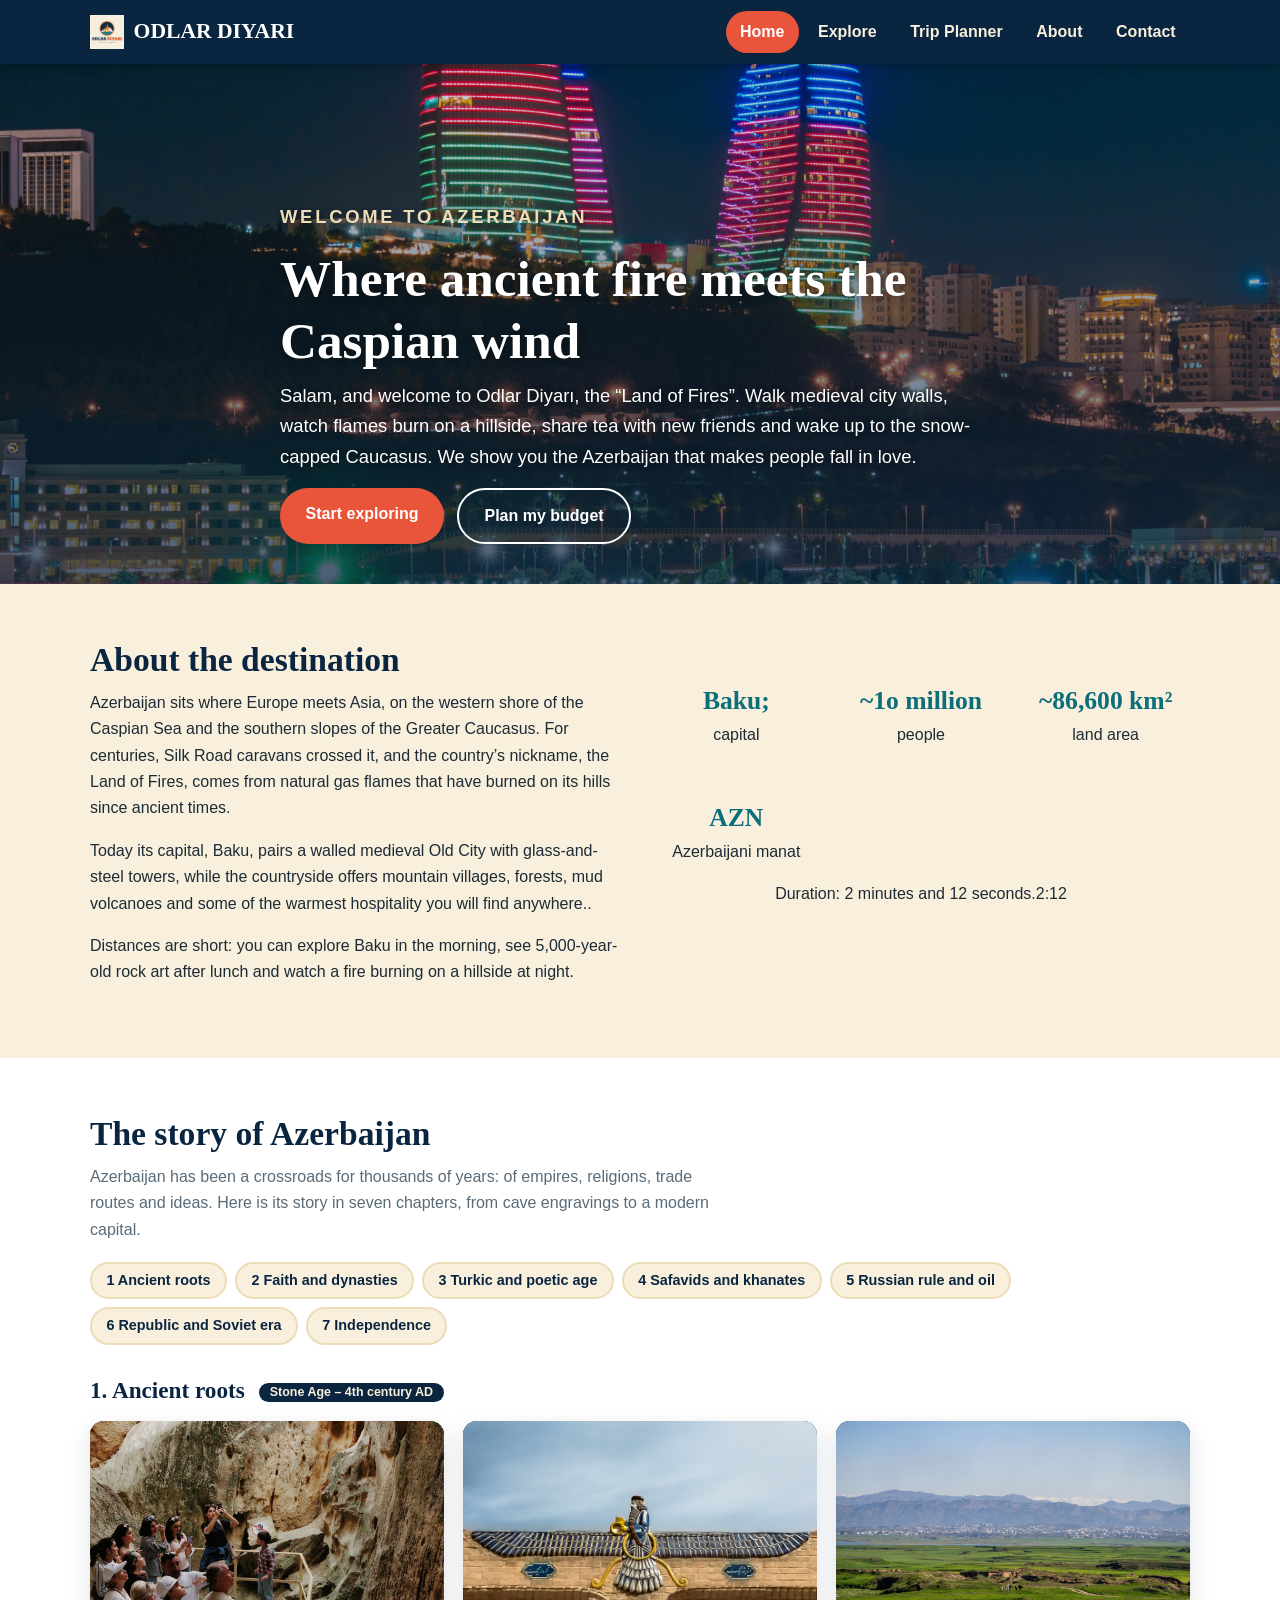
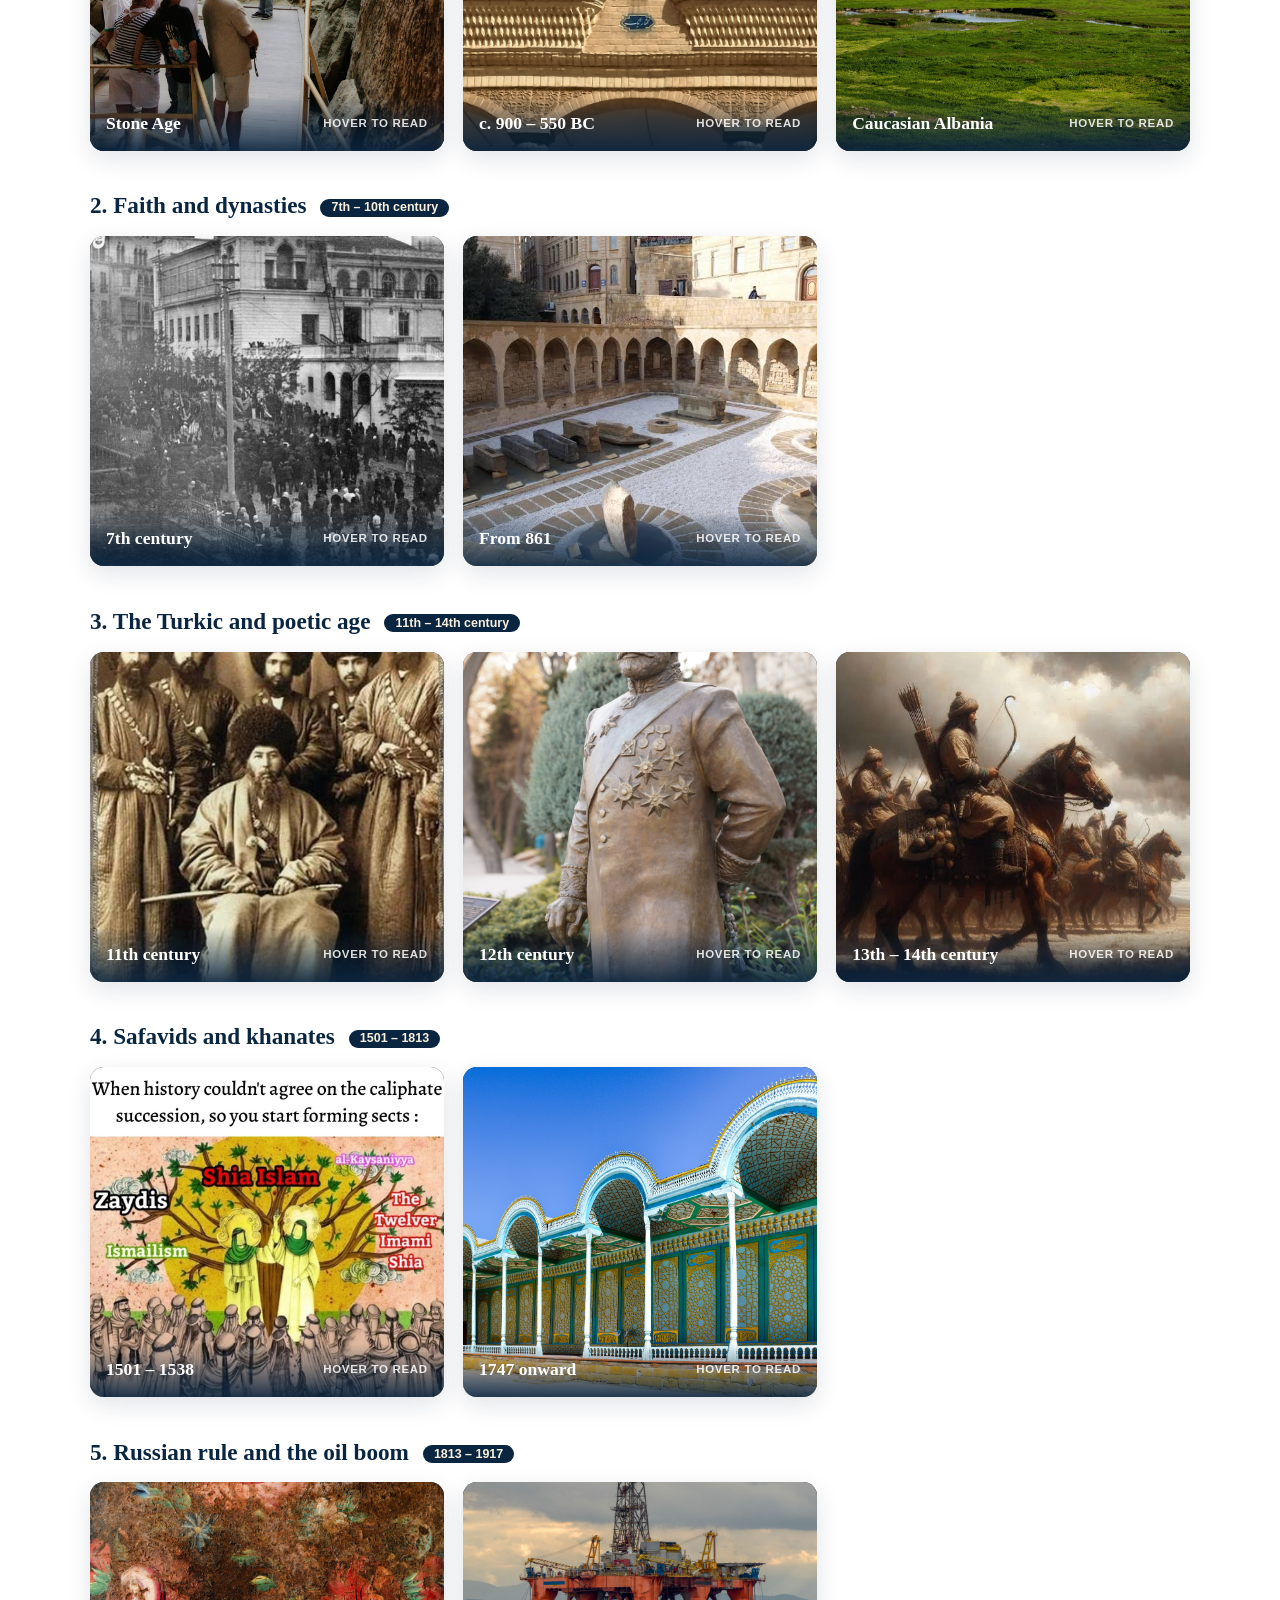
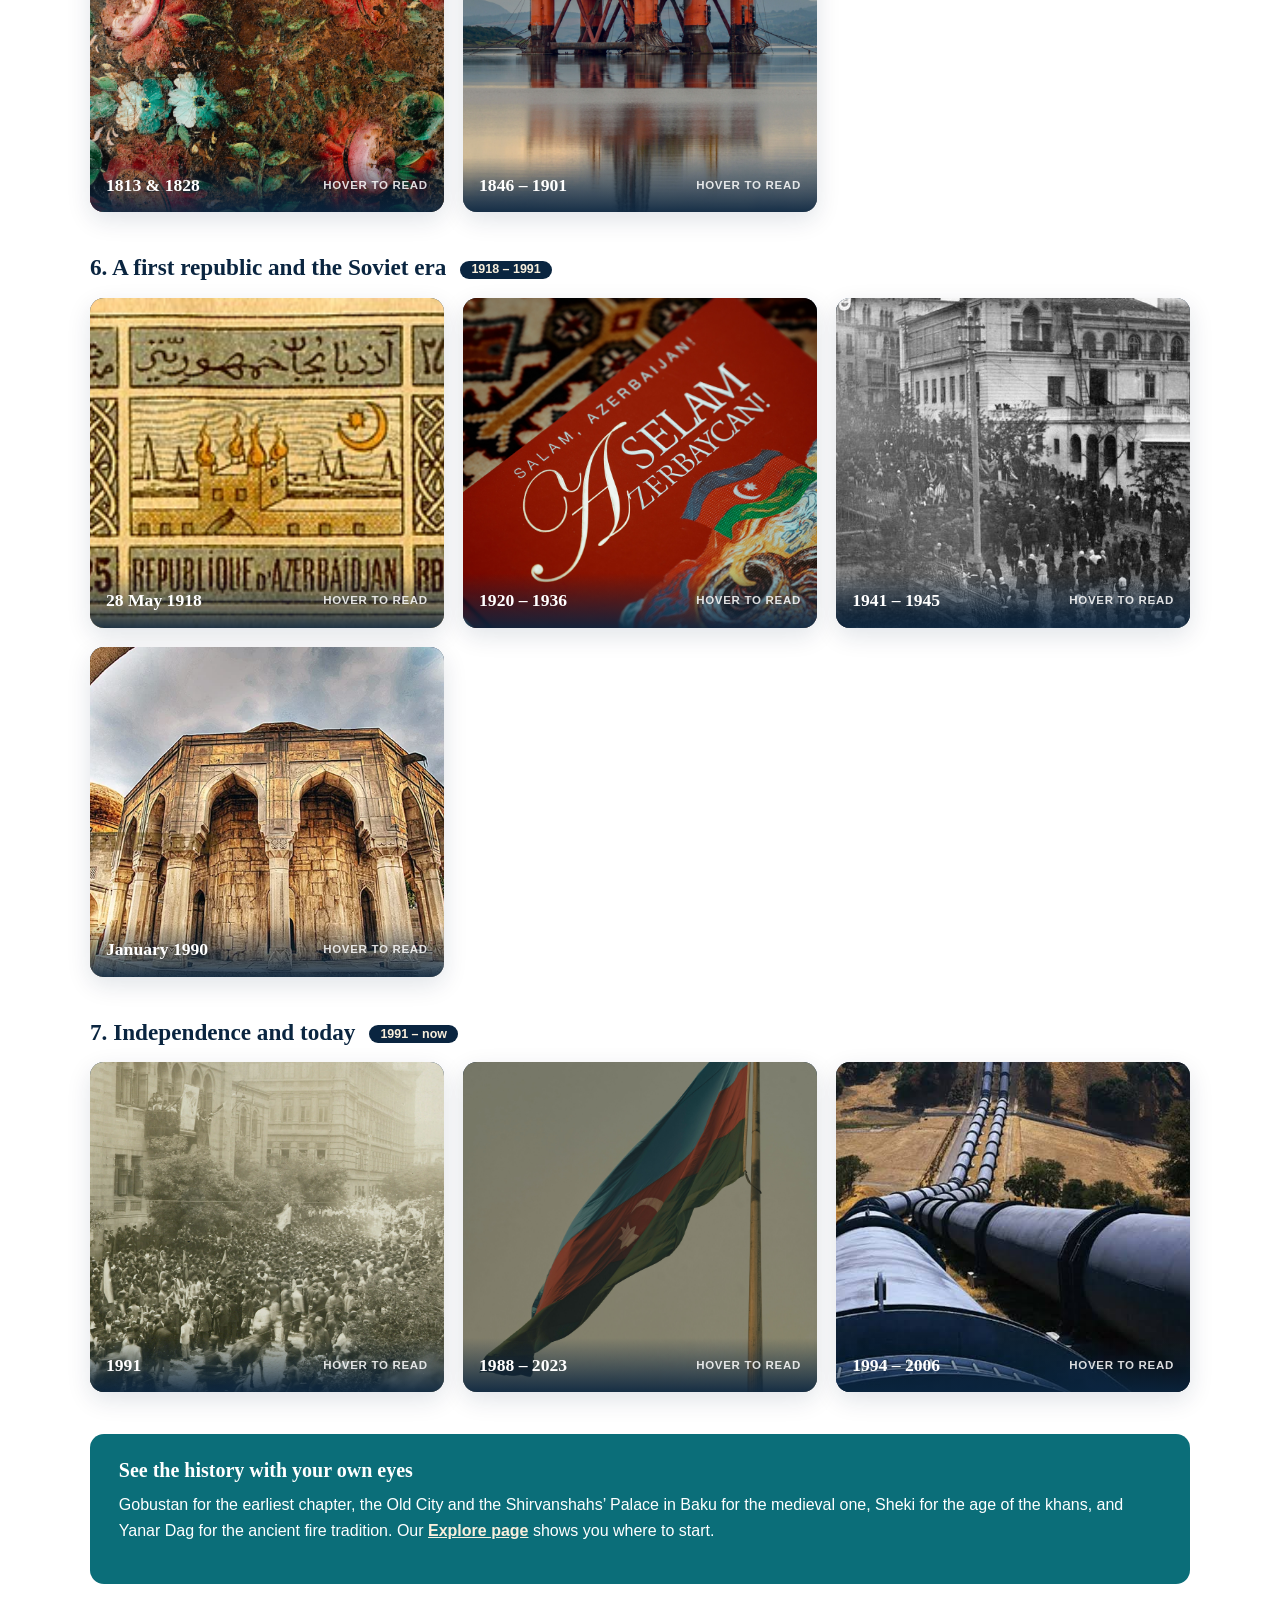
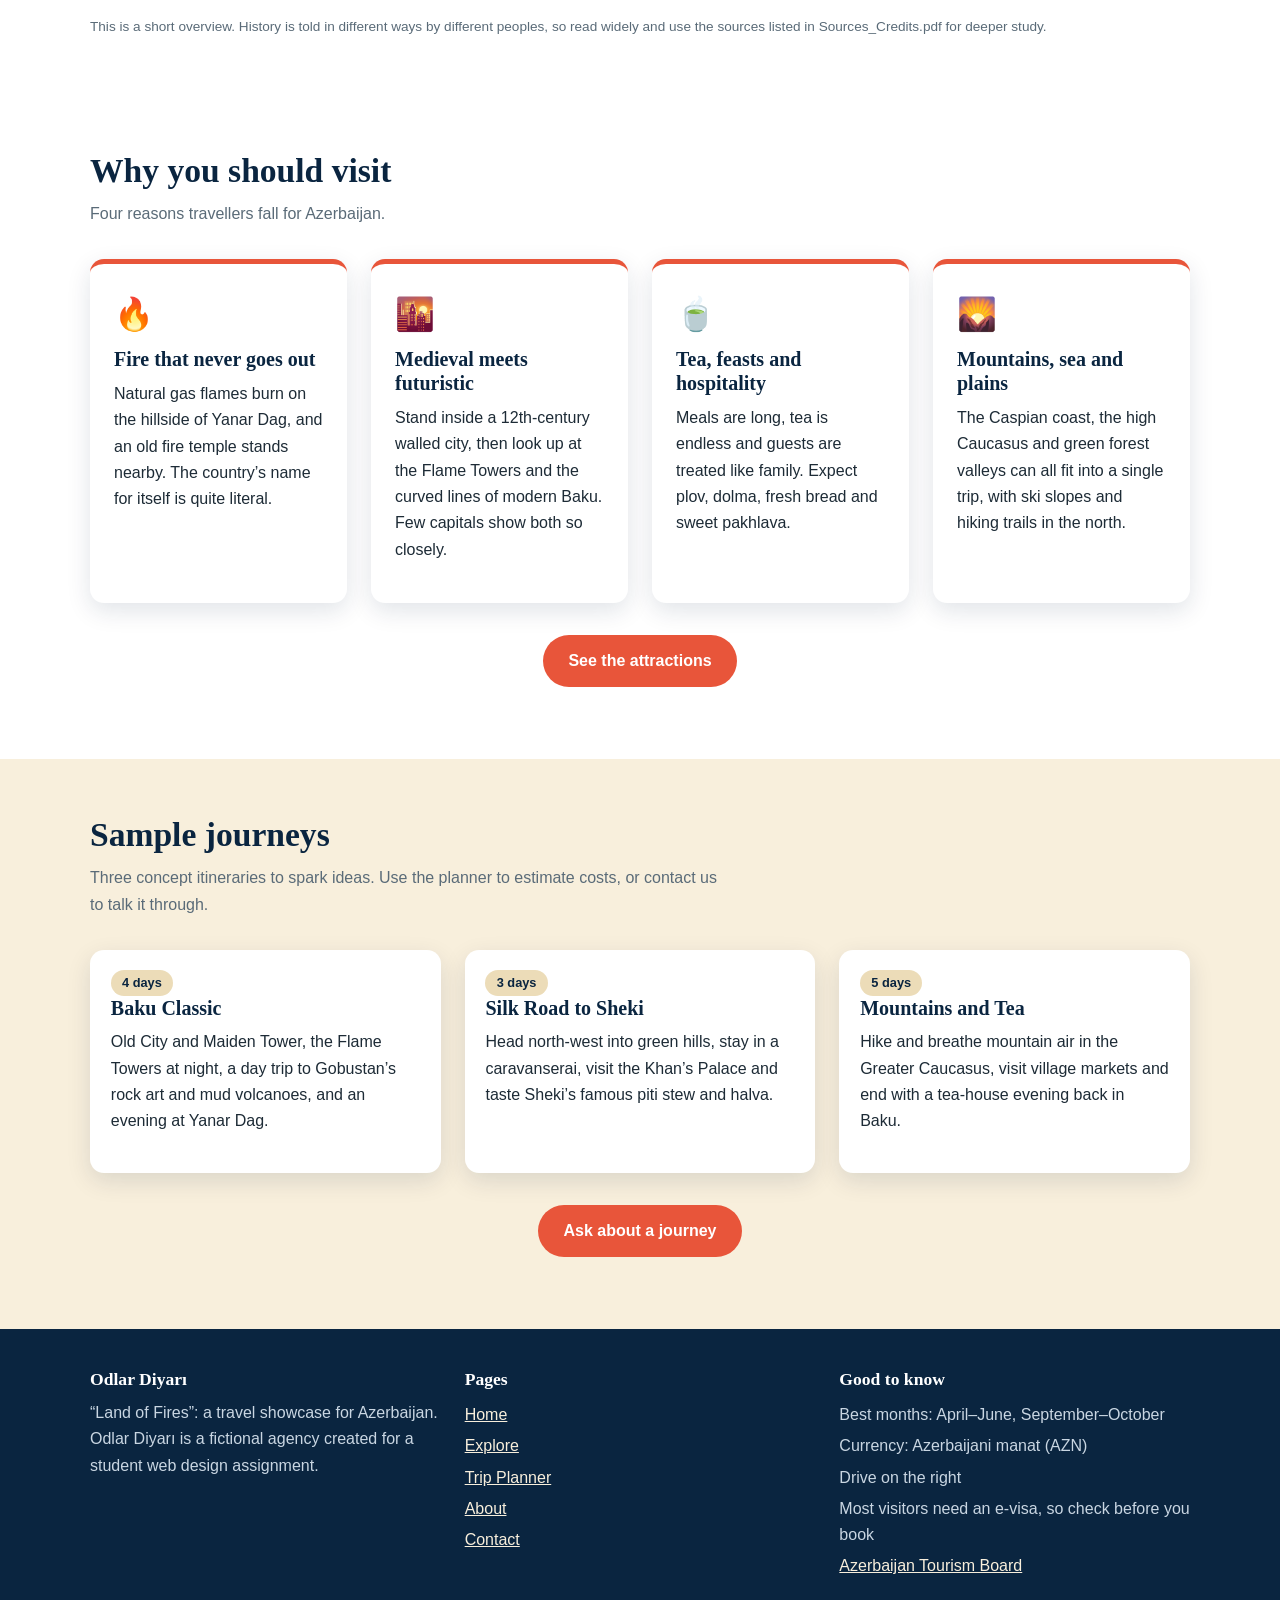
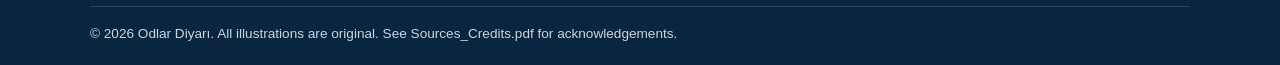
<file: index.html>
<!DOCTYPE html>
<html lang="en">
<head>
  <meta charset="UTF-8">
  <meta name="viewport" content="width=device-width, initial-scale=1">
  <meta name="description" content="ODLAR DIYARI - Your guide to Azerbaijan: discover ancient heritage, breathtaking mountains, vibrant culture, and unforgettable adventures in the Land of Fire.">
  <title>ODLAR DIYARI | Discover Azerbaijan</title>
  <link rel="icon" type="image/png" href="images/logo/odlar-diyari-favicon-512.png">
  <link rel="stylesheet" href="css/styles.css">
</head>
<body>
  <a class="skip-link" href="#main">Skip to main content</a>

  <header class="site-header">
    <nav class="container nav" aria-label="Main navigation">
      <a class="brand" href="index.html"><img src="images/logo/odlar-diyari-logo-stacked.png" alt="Azerbaijan night view">ODLAR DIYARI</a>
      <button class="nav__toggle" aria-expanded="false" aria-controls="menu" aria-label="Toggle menu">&#9776;</button>
      <ul class="nav__list" id="menu">
        <li><a href="index.html" aria-current="page">Home</a></li>
        <li><a href="explore.html">Explore</a></li>
        <li><a href="planner.html">Trip Planner</a></li>
        <li><a href="about.html">About</a></li>
        <li><a href="contact.html">Contact</a></li>
      </ul>
    </nav>
  </header>

  <main id="main">
    <!-- Hero banner -->
    <section class="hero" aria-labelledby="hero-title">
      <img class="hero__img" src="images/index/azerbaijan_nightview.jpg" alt="azerbaijan mountains with green valleys and traditional architecture" loading="lazy">
      <div class="hero__overlay">
        <div class="container hero__text">
          <p class="eyebrow">Welcome to Azerbaijan</p>
          <h1 id="hero-title">Where ancient fire meets the Caspian wind</h1>
          <p>Salam, and welcome to Odlar Diyarı, the &ldquo;Land of Fires&rdquo;. Walk medieval city walls, watch flames burn on a hillside, share tea with new friends and wake up to the snow-capped Caucasus. We show you the Azerbaijan that makes people fall in love.</p>
          <div class="btn-row">
            <a class="btn" href="explore.html">Start exploring</a>
            <a class="btn btn--ghost" href="planner.html">Plan my budget</a>
          </div>
        </div>
      </div>
    </section>

    <!-- About the destination -->
    <section class="section" aria-labelledby="about-dest">
      <div class="container grid grid--2">
        <div>
          <h2 id="about-dest">About the destination</h2>
          <p>Azerbaijan sits where Europe meets Asia, on the western shore of the Caspian Sea and the southern slopes of the Greater Caucasus. For centuries, Silk Road caravans crossed it, and the country&rsquo;s nickname, the Land of Fires, comes from natural gas flames that have burned on its hills since ancient times.</p>
          <p>Today its capital, Baku, pairs a walled medieval Old City with glass-and-steel towers, while the countryside offers mountain villages, forests, mud volcanoes and some of the warmest hospitality you will find anywhere..</p>
          <p>Distances are short: you can explore Baku in the morning, see 5,000-year-old rock art after lunch and watch a fire burning on a hillside at night.</p>
        </div>
        <div>
          <div class="facts" role="list" aria-label="Quick facts">
            <div class="fact" role="listitem"><strong>Baku;</strong>capital</div>
            <div class="fact" role="listitem"><strong>~1o million</strong>people</div>
            <div class="fact" role="listitem"><strong>~86,600 km&sup2;</strong>land area</div>
            <div class="fact" role="listitem"><strong>AZN</strong>Azerbaijani manat</div>
          </div>
          <div class="center"><span class="mw-default-size mw-default-audio-height" typeof="mw:File"><span><span class="mw-tmh-player audio mw-file-element" style="width: 250px;"><audio preload="none" data-mw-tmh="" height="32" width="250" style="width: 250px;" resource="https://en.wikipedia.org/wiki/File:Azərbaycan_marşı_instrumental.ogg" data-durationhint="132" class="" playsinline="" id="undefined_placeholder" disabled="disabled" tabindex="-1"></audio><a class="mw-tmh-play" href="https://en.wikipedia.org/wiki/File:Azərbaycan_marşı_instrumental.ogg" title="Play audio" role="button"><span class="mw-tmh-play-icon notheme"></span></a><span class="mw-tmh-duration mw-tmh-label"><span class="sr-only">Duration: 2 minutes and 12 seconds.</span><span aria-hidden="true">2:12</span></span></span></span></span></div>
        </div>
      </div>
    </section>

      <!-- ===================== HISTORY OF AZERBAIJAN ===================== -->
    <section class="section section--alt" id="history" aria-labelledby="history-title">
      <div class="container">
        <h2 id="history-title">The story of Azerbaijan</h2>
        <p class="section__intro">Azerbaijan has been a crossroads for thousands of years: of empires, religions, trade routes and ideas. Here is its story in seven chapters, from cave engravings to a modern capital.</p>

        <nav class="era-nav" aria-label="Jump to a chapter">
          <a href="#era-1">1 Ancient roots</a>
          <a href="#era-2">2 Faith and dynasties</a>
          <a href="#era-3">3 Turkic and poetic age</a>
          <a href="#era-4">4 Safavids and khanates</a>
          <a href="#era-5">5 Russian rule and oil</a>
          <a href="#era-6">6 Republic and Soviet era</a>
          <a href="#era-7">7 Independence</a>
        </nav>

        <div class="timeline">

          <article class="era" id="era-1" aria-labelledby="era-1-title">
            <h3 id="era-1-title">1. Ancient roots <span class="era__dates">Stone Age &ndash; 4th century AD</span></h3>
            <div class="era__grid">
            <div class="event" tabindex="0">
              <p class="event__year">Stone Age</p>
              <p>People settled this land very early. Azykh Cave, in the west, holds some of the oldest traces of human life in the region, and the engravings at <strong>Gobustan</strong> record hunters, dancers and boats carved into stone over thousands of years.</p>
              <img class="event__photo" src="images/index/gobustan-azerbaijan.jpg" alt="" loading="lazy">
            </div>
            <div class="event" tabindex="0">
              <p class="event__year">c. 900 &ndash; 550 BC</p>
              <p>Early peoples such as the Scythians appeared, and the Medes built a large empire. Around 550 BC the area became part of the Achaemenid Persian Empire, which helped spread <strong>Zoroastrianism</strong>, a faith that treats fire as sacred. This is one reason the &ldquo;Land of Fires&rdquo; name feels so fitting.</p>
              <img class="event__photo" src="images/index/zoroastarianism.jpg" alt="" loading="lazy">
            </div>
            <div class="event" tabindex="0">
              <p class="event__year">Caucasian Albania</p>
              <p>In the centuries around the start of the Common Era, much of today&rsquo;s Azerbaijan belonged to <strong>Caucasian Albania</strong>, an ancient kingdom with its own language and culture (it has no link with the Balkan country of Albania). From 252 AD it was a vassal of the Sasanian Empire, and in the 4th century its king Urnayr made Christianity the state religion.</p>
              <img class="event__photo" src="images/index/caspian_plains.png" alt="" loading="lazy">
            </div>
            </div>
          </article>

          <article class="era" id="era-2" aria-labelledby="era-2-title">
            <h3 id="era-2-title">2. Faith and dynasties <span class="era__dates">7th &ndash; 10th century</span></h3>
            <div class="era__grid">
            <div class="event" tabindex="0">
              <p class="event__year">7th century</p>
              <p>Arab armies arrived during the early Muslim conquests. Local Christian rulers, such as King Juansher in 667, resisted for a time, but Islam gradually became the main religion over the following centuries.</p>
              <img class="event__photo" src="images/index/red-army.jpg" alt="" loading="lazy">
            </div>
            <div class="event" tabindex="0">
              <p class="event__year">From 861</p>
              <p>The <strong>Shirvanshahs</strong>, a local dynasty, began a rule that would last almost 700 years, often with great independence. Their Baku palace, built in the 15th century, still stands inside the Old City and is part of the UNESCO-listed Walled City.</p>
              <img class="event__photo" src="images/index/Shirvanshahs-palace.jpg" alt="" loading="lazy">
            </div>
            </div>
          </article>

          <article class="era" id="era-3" aria-labelledby="era-3-title">
            <h3 id="era-3-title">3. The Turkic and poetic age <span class="era__dates">11th &ndash; 14th century</span></h3>
            <div class="era__grid">
            <div class="event" tabindex="0">
              <p class="event__year">11th century</p>
              <p>Oghuz Turkic tribes arrived, and the Seljuks were established in the area by about 1067. Over time Oghuz Turkic speech became dominant, laying the foundation of the <strong>Azerbaijani language</strong> spoken today.</p>
              <img class="event__photo" src="images/index/Oghuz-Turkic-tribes.jpg" alt="" loading="lazy">
            </div>
            <div class="event" tabindex="0">
              <p class="event__year">12th century</p>
              <p>The region became a centre of Persian-language literature. The poet <strong>Nizami Ganjavi</strong>, from the city of Ganja, wrote epic love stories that are still read and loved across the world. In Baku, the mysterious Maiden Tower is generally dated to this period.</p>
              <img class="event__photo" src="images/index/nizami_ganjavi.jpg" alt="" loading="lazy">
            </div>
            <div class="event" tabindex="0">
              <p class="event__year">13th &ndash; 14th century</p>
              <p>Mongol invasions and later the campaigns of Timur brought destruction and upheaval, but trade along the Silk Road continued to link Shamakhi, Ganja and Baku with Persia, Anatolia and Central Asia.</p>
              <img class="event__photo" src="images/index/mongoli_invasions.jpg" alt="" loading="lazy">
            </div>
            </div>
          </article>

          <article class="era" id="era-4" aria-labelledby="era-4-title">
            <h3 id="era-4-title">4. Safavids and khanates <span class="era__dates">1501 &ndash; 1813</span></h3>
            <div class="era__grid">
            <div class="event" tabindex="0">
              <p class="event__year">1501 &ndash; 1538</p>
              <p>The <strong>Safavid dynasty</strong> rose to power and brought the region into its empire. Shia Islam became the dominant branch of the faith. In 1538 Shah Tahmasp I removed the last Shirvanshah, ending their long rule.</p>
              <img class="event__photo" src="images/index/shia-islam.webp" alt="" loading="lazy">
            </div>
            <div class="event" tabindex="0">
              <p class="event__year">1747 onward</p>
              <p>After the death of Nader Shah, the land split into many self-governing <strong>khanates</strong>, such as Sheki, Karabakh, Baku, Ganja and Shirvan. In Sheki, the Khan&rsquo;s Palace with its stained-glass lattice windows was built in the 1790s.</p>
              <img class="event__photo" src="images/index/sheki-khan-palace.jpg" alt="" loading="lazy">
            </div>
            </div>
          </article>

          <article class="era" id="era-5" aria-labelledby="era-5-title">
            <h3 id="era-5-title">5. Russian rule and the oil boom <span class="era__dates">1813 &ndash; 1917</span></h3>
            <div class="era__grid">
            <div class="event" tabindex="0">
              <p class="event__year">1813 &amp; 1828</p>
              <p>After two wars between Russia and Qajar Iran, the treaties of <strong>Gulistan (1813)</strong> and <strong>Turkmenchay (1828)</strong> placed the northern khanates under Russian control. The Aras River became the new border, dividing Azerbaijani-speaking communities between the Russian and Iranian empires.</p>
              <img class="event__photo" src="images/index/Gulistan (1813).jpg" alt="" loading="lazy">
            </div>
            <div class="event" tabindex="0">
              <p class="event__year">1846 &ndash; 1901</p>
              <p>Oil had been known on the Absheron Peninsula for centuries, but in 1846 the first industrial oil well was drilled near Baku. Entrepreneurs, including the Nobel brothers, arrived in the 1870s. By 1901 Baku was producing more than half of the world&rsquo;s petroleum. Oil barons built grand mansions, theatres and boulevards that still line central Baku.</p>
              <img class="event__photo" src="images/index/oil.jpg" alt="" loading="lazy">
            </div>
            </div>
          </article>

          <article class="era" id="era-6" aria-labelledby="era-6-title">
            <h3 id="era-6-title">6. A first republic and the Soviet era <span class="era__dates">1918 &ndash; 1991</span></h3>
            <div class="era__grid">
            <div class="event" tabindex="0">
              <p class="event__year">28 May 1918</p>
              <p>As the Russian Empire collapsed, the <strong>Azerbaijan Democratic Republic</strong> was proclaimed. It is described as the first secular democratic republic in the Muslim world. It gave women the right to vote, opened a parliament in December 1918 and founded Baku State University in 1919.</p>
              <img class="event__photo" src="images/index/republic-of-azerbaijan.jpg" alt="" loading="lazy">
            </div>
            <div class="event" tabindex="0">
              <p class="event__year">1920 &ndash; 1936</p>
              <p>On 28 April 1920 the Red Army entered Baku and the republic ended after about two years. Azerbaijan became a Soviet republic, first within the Transcaucasian federation (1922&ndash;1936) and then as a full Soviet republic.</p>
              <img class="event__photo" src="images/index/independence-2.jpg" alt="" loading="lazy">
            </div>
            <div class="event" tabindex="0">
              <p class="event__year">1941 &ndash; 1945</p>
              <p>During the Second World War, Baku&rsquo;s oilfields supplied about 80% of the Soviet Union&rsquo;s oil, a commonly cited figure, which made the city a prime target.</p>
              <img class="event__photo" src="images/index/red-army.jpg" alt="" loading="lazy">
            </div>
            <div class="event" tabindex="0">
              <p class="event__year">January 1990</p>
              <p>Soviet troops entered Baku, killing and wounding many civilians. It is remembered every year as <strong>Black January</strong> and is seen as a turning point on the road to independence.</p>
              <img class="event__photo" src="images/index/Baku-Palace-of-the-Shirvanshahs3r.webp" alt="" loading="lazy">
            </div>
            </div>
          </article>

          <article class="era" id="era-7" aria-labelledby="era-7-title">
            <h3 id="era-7-title">7. Independence and today <span class="era__dates">1991 &ndash; now</span></h3>
            <div class="era__grid">
            <div class="event" tabindex="0">
              <p class="event__year">1991</p>
              <p>On 30 August 1991 Azerbaijan declared the restoration of its independence, naming the 1918 republic as its predecessor. The Constitutional Act on State Independence followed on <strong>18 October 1991</strong>, which is now celebrated as Independence Day.</p>
              <img class="event__photo" src="images/index/azerbaijan-independence.png" alt="" loading="lazy">
            </div>
            <div class="event" tabindex="0">
              <p class="event__year">1988 &ndash; 2023</p>
              <p>The early years were hard. A conflict with neighbouring Armenia over the Nagorno-Karabakh region began in 1988, with a ceasefire in 1994, renewed fighting in 2020 and a final offensive in 2023 after which Azerbaijan took control of the whole region. Many people on both sides were displaced, and the events are remembered differently by different communities.</p>
              <img class="event__photo" src="images/index/flag.jpg" alt="" loading="lazy">
            </div>
            <div class="event" tabindex="0">
              <p class="event__year">1994 &ndash; 2006</p>
              <p>A major oil agreement with international companies was signed in September 1994, and the 1,774 km <strong>Baku&ndash;Tbilisi&ndash;Ceyhan pipeline</strong> opened in 2006, linking the Caspian to the Mediterranean through Georgia and Turkey. Oil income helped rebuild Baku, restore historic districts and build the modern skyline you see today.</p>
              <img class="event__photo" src="images/index/baku-oil-pipeline.jpg" alt="" loading="lazy">
            </div>
            </div>
          </article>
        </div>

        <div class="callout mt">
          <h3 style="color:#fff">See the history with your own eyes</h3>
          <p>Gobustan for the earliest chapter, the Old City and the Shirvanshahs&rsquo; Palace in Baku for the medieval one, Sheki for the age of the khans, and Yanar Dag for the ancient fire tradition. Our <a href="explore.html">Explore page</a> shows you where to start.</p>
        </div>
        <p class="hint mt">This is a short overview. History is told in different ways by different peoples, so read widely and use the sources listed in Sources_Credits.pdf for deeper study.</p>
      </div>
    </section>

    <!-- Reasons to visit -->
    <section class="section section--alt" aria-labelledby="reasons">
      <div class="container">
        <h2 id="reasons">Why you should visit</h2>
        <p class="section__intro">Four reasons travellers fall for Azerbaijan.</p>
        <div class="grid grid--3 mt">
          <article class="card card--reason">
            <span class="icon" aria-hidden="true">&#128293;</span>
            <h3>Fire that never goes out</h3>
            <p>Natural gas flames burn on the hillside of Yanar Dag, and an old fire temple stands nearby. The country&rsquo;s name for itself is quite literal.</p>
          </article>
          <article class="card card--reason">
            <span class="icon" aria-hidden="true">&#127751;</span>
            <h3>Medieval meets futuristic</h3>
            <p>Stand inside a 12th-century walled city, then look up at the Flame Towers and the curved lines of modern Baku. Few capitals show both so closely.</p>
          </article>
          <article class="card card--reason">
            <span class="icon" aria-hidden="true">&#127861;</span>
            <h3>Tea, feasts and hospitality</h3>
            <p>Meals are long, tea is endless and guests are treated like family. Expect plov, dolma, fresh bread and sweet pakhlava.</p>
          </article>
          <article class="card card--reason">
            <span class="icon" aria-hidden="true">&#127748;</span>
            <h3>Mountains, sea and plains</h3>
            <p>The Caspian coast, the high Caucasus and green forest valleys can all fit into a single trip, with ski slopes and hiking trails in the north.</p>
          </article>
        </div>
        <p class="center mt"><a class="btn" href="explore.html">See the attractions</a></p>
      </div>
    </section>

    <section class="section" aria-labelledby="journeys">
      <div class="container">
        <h2 id="journeys">Sample journeys</h2>
        <p class="section__intro">Three concept itineraries to spark ideas. Use the planner to estimate costs, or contact us to talk it through.</p>
        <div class="grid grid--3 mt">
          <article class="card"><div class="card__body">
            <span class="tag">4 days</span>
            <h3>Baku Classic</h3>
            <p>Old City and Maiden Tower, the Flame Towers at night, a day trip to Gobustan&rsquo;s rock art and mud volcanoes, and an evening at Yanar Dag.</p>
          </div></article>
          <article class="card"><div class="card__body">
            <span class="tag">3 days</span>
            <h3>Silk Road to Sheki</h3>
            <p>Head north-west into green hills, stay in a caravanserai, visit the Khan&rsquo;s Palace and taste Sheki&rsquo;s famous piti stew and halva.</p>
          </div></article>
          <article class="card"><div class="card__body">
            <span class="tag">5 days</span>
            <h3>Mountains and Tea</h3>
            <p>Hike and breathe mountain air in the Greater Caucasus, visit village markets and end with a tea-house evening back in Baku.</p>
          </div></article>
        </div>
        <p class="center mt"><a class="btn" href="contact.html">Ask about a journey</a></p>
      </div>
    </section>
  </main>

  <footer class="site-footer">
    <div class="container grid grid--3">
      <div>
        <h2>Odlar Diyarı</h2>
        <p>&ldquo;Land of Fires&rdquo;: a travel showcase for Azerbaijan. Odlar Diyarı is a fictional agency created for a student web design assignment.</p>
      </div>
      <div>
        <h2>Pages</h2>
        <ul>
          <li><a href="index.html">Home</a></li>
          <li><a href="explore.html">Explore</a></li>
          <li><a href="planner.html">Trip Planner</a></li>
          <li><a href="about.html">About</a></li>
          <li><a href="contact.html">Contact</a></li>
        </ul>
      </div>
      <div>
        <h2>Good to know</h2>
        <ul>
          <li>Best months: April&ndash;June, September&ndash;October</li>
          <li>Currency: Azerbaijani manat (AZN)</li>
          <li>Drive on the right</li>
          <li>Most visitors need an e-visa, so check before you book</li>
          <li><a href="https://tourismboard.az" target="_blank" rel="noopener noreferrer">Azerbaijan Tourism Board</a></li>
        </ul>
      </div>
    </div>
    <div class="container footer__bottom">
      &copy; <span id="year">2026</span> Odlar Diyarı. All illustrations are original. See Sources_Credits.pdf for acknowledgements.
    </div>
  </footer>
  <script src="js/script.js"></script>
</body>
</html>
</file>
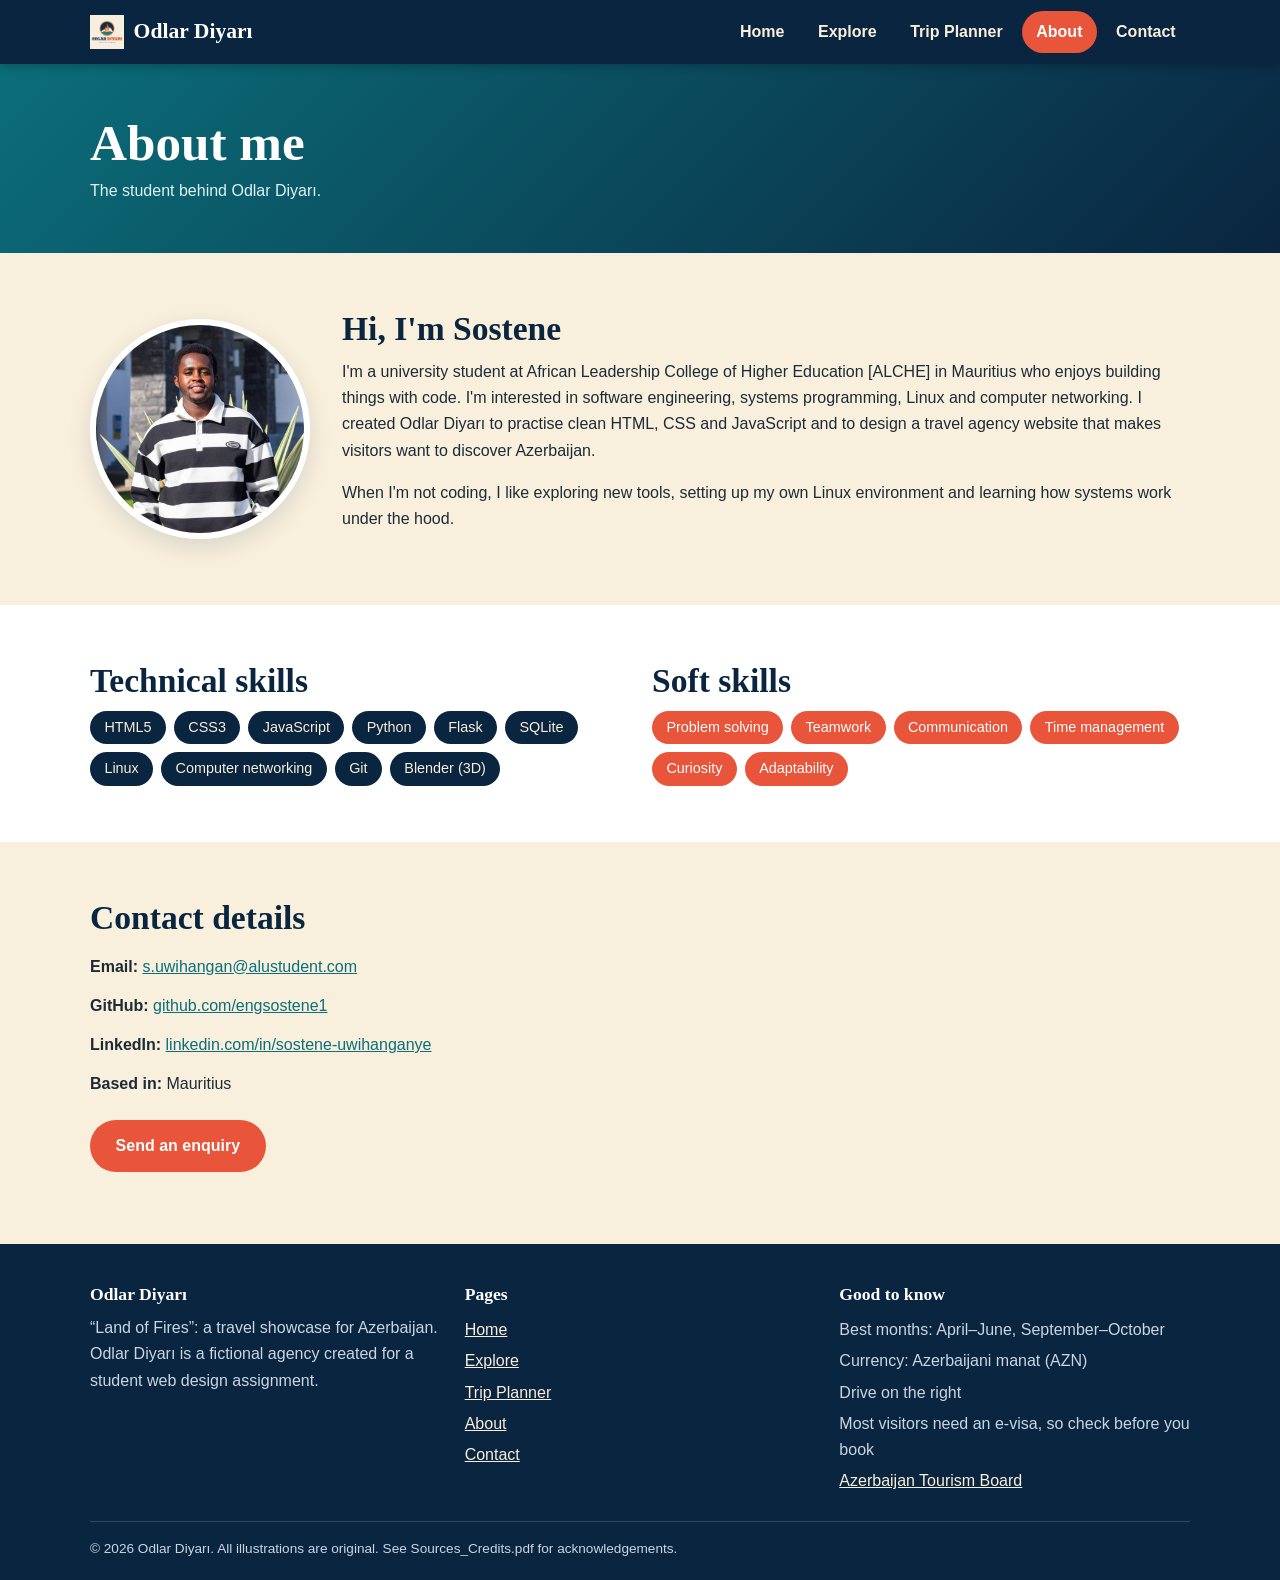
<file: about.html>
<!DOCTYPE html>
<html lang="en">
<head>
  <meta charset="UTF-8">
  <meta name="viewport" content="width=device-width, initial-scale=1">
  <meta name="description" content="About the creator of Odlar Diyari: bio, skills and contact details.">
  <title>About | Odlar Diyarı</title>
  <link rel="icon" type="image/svg+xml" href="images/logo/odlar-diyari-favicon.png">
  <link rel="stylesheet" href="css/styles.css">
</head>
<body>
  <a class="skip-link" href="#main">Skip to main content</a>

  <header class="site-header">
    <nav class="container nav" aria-label="Main navigation">
      <a class="brand" href="index.html"><img src="images/logo/odlar-diyari-logo-stacked.png" alt="">Odlar Diyarı</a>
      <button class="nav__toggle" aria-expanded="false" aria-controls="menu" aria-label="Toggle menu">&#9776;</button>
      <ul class="nav__list" id="menu">
        <li><a href="index.html">Home</a></li>
        <li><a href="explore.html">Explore</a></li>
        <li><a href="planner.html">Trip Planner</a></li>
        <li><a href="about.html" aria-current="page">About</a></li>
        <li><a href="contact.html">Contact</a></li>
      </ul>
    </nav>
  </header>

  <main id="main">
    <section class="page-banner">
      <div class="container">
        <h1>About me</h1>
        <p>The student behind Odlar Diyarı.</p>
      </div>
    </section>

    <section class="section" aria-labelledby="bio">
      <div class="container profile">
        
        <img class="profile__pic" src="images/about/Sostene_profile.jpeg" alt="Profile picture placeholder showing the letter S">
        <div>
          <h2 id="bio">Hi, I'm Sostene</h2>
          <p>I'm a university student at African Leadership College of Higher Education [ALCHE] in Mauritius who enjoys building things with code. I'm interested in software engineering, systems programming, Linux and computer networking. I created Odlar Diyarı to practise clean HTML, CSS and JavaScript and to design a travel agency website that makes visitors want to discover Azerbaijan.</p>
          <p>When I'm not coding, I like exploring new tools, setting up my own Linux environment and learning how systems work under the hood.</p>
        </div>
      </div>
    </section>

    <section class="section section--alt" aria-labelledby="skills">
      <div class="container grid grid--2">
        <div>
          <h2 id="skills">Technical skills</h2>
          <ul class="skill-list">
            <li>HTML5</li><li>CSS3</li><li>JavaScript</li><li>Python</li><li>Flask</li>
            <li>SQLite</li><li>Linux</li><li>Computer networking</li><li>Git</li><li>Blender (3D)</li>
          </ul>
        </div>
        <div>
          <h2>Soft skills</h2>
          <ul class="skill-list skill-list--soft">
            <li>Problem solving</li><li>Teamwork</li><li>Communication</li>
            <li>Time management</li><li>Curiosity</li><li>Adaptability</li>
          </ul>
        </div>
      </div>
    </section>

    <section class="section" aria-labelledby="contact-details">
      <div class="container">
        <h2 id="contact-details">Contact details</h2>
        <!-- TODO: replace every placeholder below with your real details before submitting -->
        <ul class="contact-list">
          <li><strong>Email:</strong> <a href="mailto:s.uwihangan@alustudent.com">s.uwihangan@alustudent.com</a></li>
          <li><strong>GitHub:</strong> <a href="https://github.com/engsostene1" target="_blank" rel="noopener noreferrer">github.com/engsostene1</a></li>
          <li><strong>LinkedIn:</strong> <a href="https://www.linkedin.com/in/sostene-uwihanganye-84666a297/" target="_blank" rel="noopener noreferrer">linkedin.com/in/sostene-uwihanganye</a></li>
          <li><strong>Based in:</strong> Mauritius</li>
        </ul>
        <p class="btn-row"><a class="btn" href="contact.html">Send an enquiry</a></p>
      </div>
    </section>
  </main>

  <footer class="site-footer">
    <div class="container grid grid--3">
      <div>
        <h2>Odlar Diyarı</h2>
        <p>&ldquo;Land of Fires&rdquo;: a travel showcase for Azerbaijan. Odlar Diyarı is a fictional agency created for a student web design assignment.</p>
      </div>
      <div>
        <h2>Pages</h2>
        <ul>
          <li><a href="index.html">Home</a></li>
          <li><a href="explore.html">Explore</a></li>
          <li><a href="planner.html">Trip Planner</a></li>
          <li><a href="about.html">About</a></li>
          <li><a href="contact.html">Contact</a></li>
        </ul>
      </div>
      <div>
        <h2>Good to know</h2>
        <ul>
          <li>Best months: April&ndash;June, September&ndash;October</li>
          <li>Currency: Azerbaijani manat (AZN)</li>
          <li>Drive on the right</li>
          <li>Most visitors need an e-visa, so check before you book</li>
          <li><a href="https://tourismboard.az" target="_blank" rel="noopener noreferrer">Azerbaijan Tourism Board</a></li>
        </ul>
      </div>
    </div>
    <div class="container footer__bottom">
      &copy; <span id="year">2026</span> Odlar Diyarı. All illustrations are original. See Sources_Credits.pdf for acknowledgements.
    </div>
  </footer>
  <script src="js/script.js"></script>
</body>
</html>
</file>
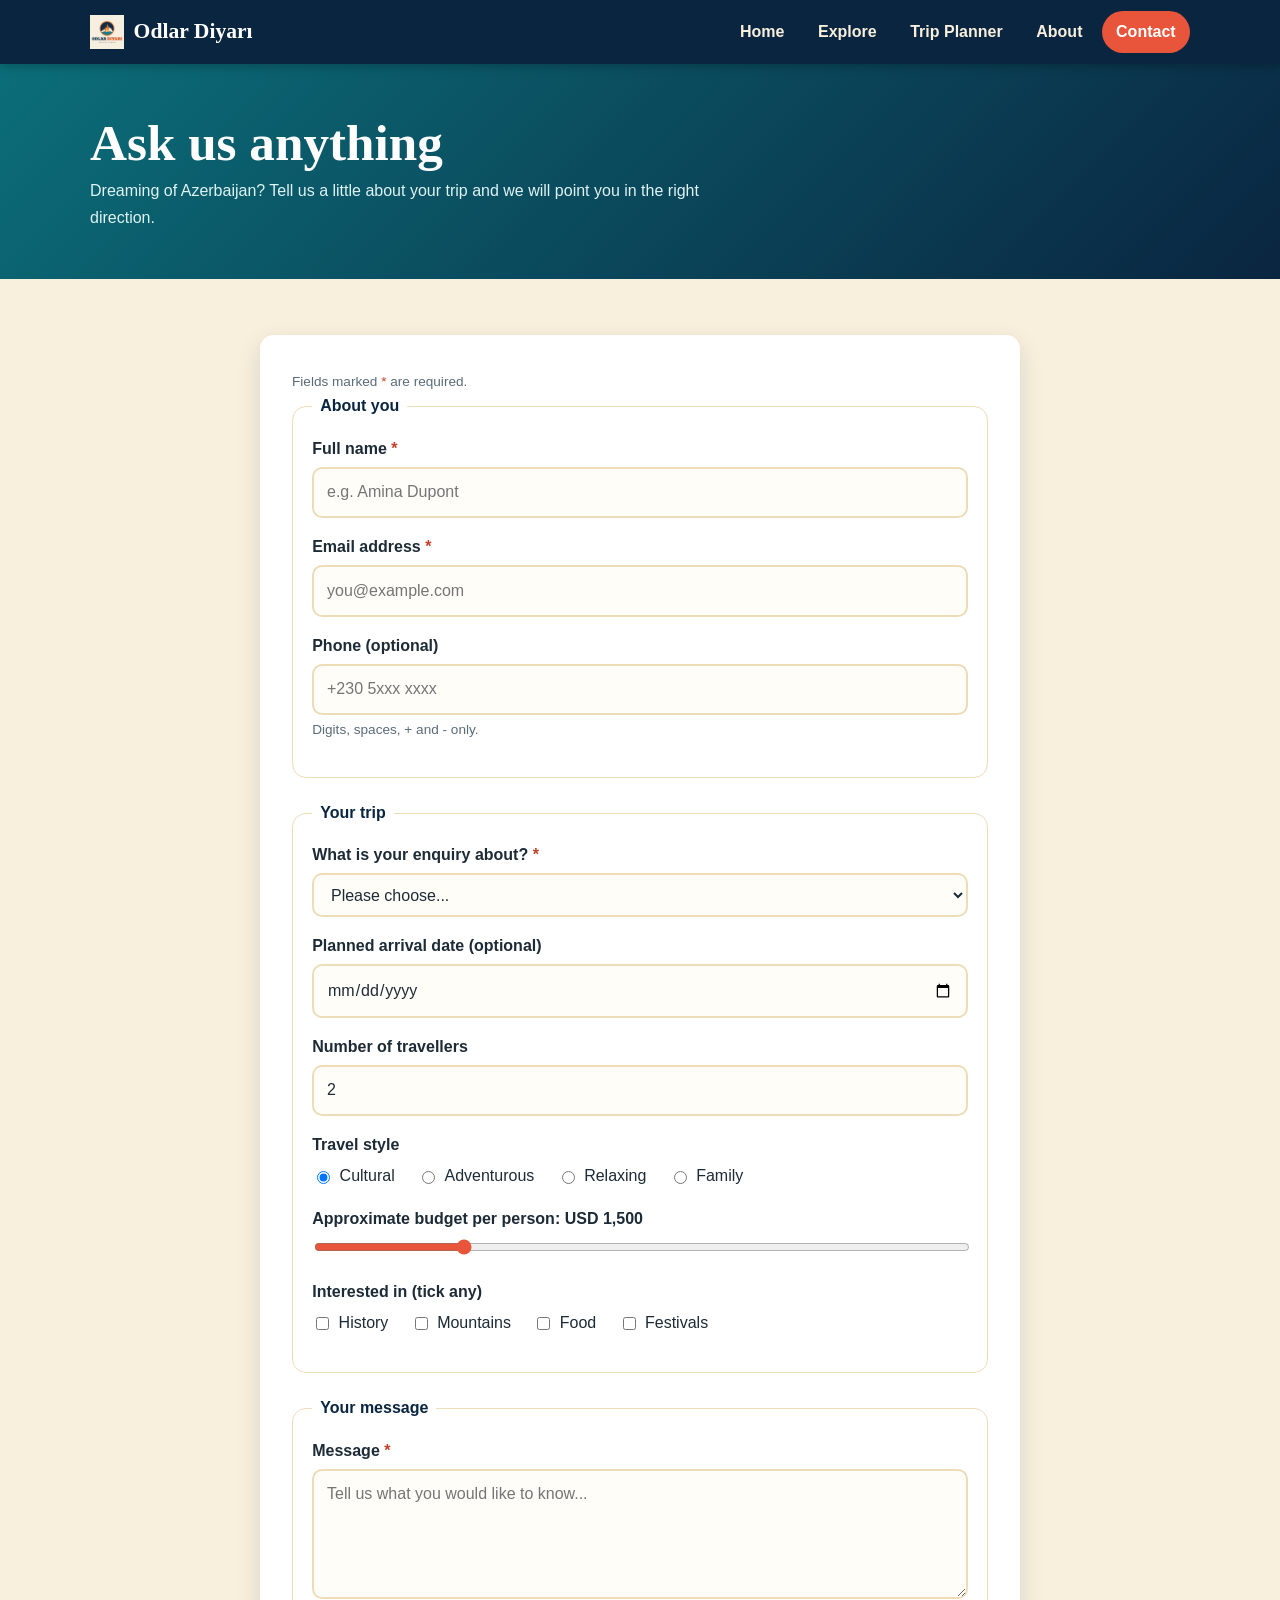
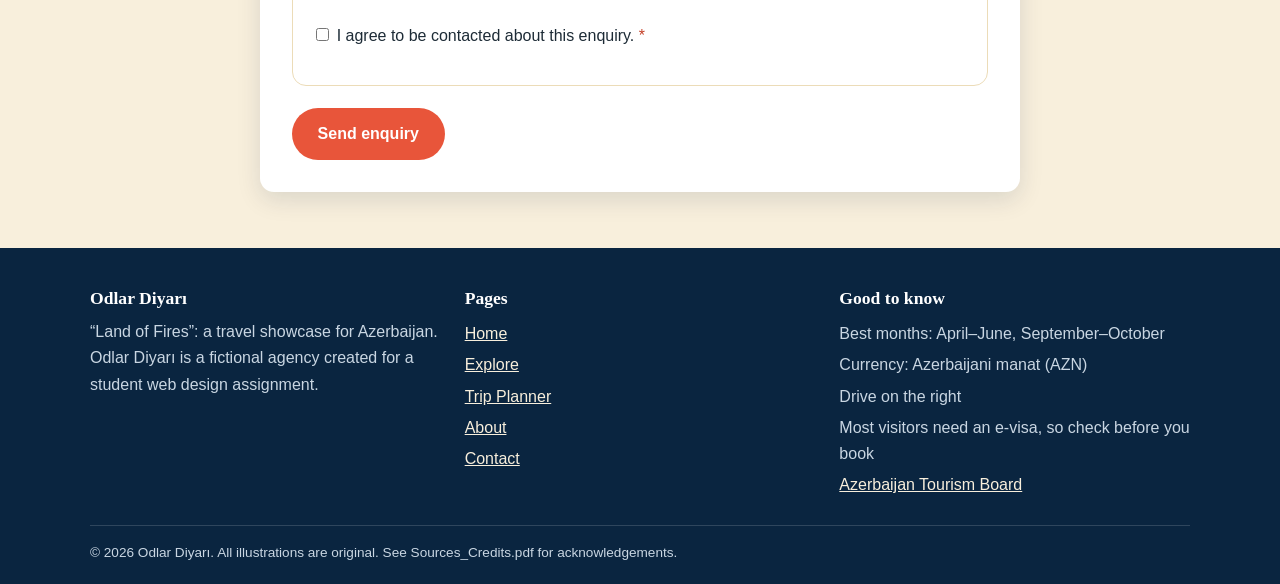
<file: contact.html>
<!DOCTYPE html>
<html lang="en">
<head>
  <meta charset="UTF-8">
  <meta name="viewport" content="width=device-width, initial-scale=1">
  <meta name="description" content="Send an enquiry about visiting Azerbaijan.">
  <title>Contact | Odlar Diyarı</title>
  <link rel="icon" type="image/svg+xml" href="images/logo/odlar-diyari-favicon-512.png">
  <link rel="stylesheet" href="css/styles.css">
</head>
<body>
  <a class="skip-link" href="#main">Skip to main content</a>

  <header class="site-header">
    <nav class="container nav" aria-label="Main navigation">
      <a class="brand" href="index.html"><img src="images/logo/odlar-diyari-logo-stacked.png" alt="">Odlar Diyarı</a>
      <button class="nav__toggle" aria-expanded="false" aria-controls="menu" aria-label="Toggle menu">&#9776;</button>
      <ul class="nav__list" id="menu">
        <li><a href="index.html">Home</a></li>
        <li><a href="explore.html">Explore</a></li>
        <li><a href="planner.html">Trip Planner</a></li>
        <li><a href="about.html">About</a></li>
        <li><a href="contact.html" aria-current="page">Contact</a></li>
      </ul>
    </nav>
  </header>

  <main id="main">
    <section class="page-banner">
      <div class="container">
        <h1>Ask us anything</h1>
        <p>Dreaming of Azerbaijan? Tell us a little about your trip and we will point you in the right direction.</p>
      </div>
    </section>

    <section class="section">
      <div class="container" style="max-width:760px">

        <!-- Shown after a successful submit (see js/script.js) -->
        <div id="confirmation" class="confirmation" role="status" aria-live="polite">
          <h2>Thank you, <span data-name></span>!</h2>
          <p>Your enquiry about <strong data-topic></strong> has been received. Here is what happens next:</p>
          <ol>
            <li>A confirmation message is sent to <strong data-email></strong> right away.</li>
            <li>One of our travel advisers reads your enquiry and replies within 2 working days.</li>
            <li>While you wait, browse the <a href="explore.html">Explore page</a> or try the <a href="planner.html">Trip Planner</a>.</li>
          </ol>
          <p class="hint">Student project note: this demo site has no server, so nothing is actually sent or stored.</p>
        </div>

        <form id="contact-form" class="form-card" action="#" method="post">
          <p class="hint">Fields marked <span class="req">*</span> are required.</p>

          <fieldset>
            <legend>About you</legend>
            <div class="field">
              <label for="name">Full name <span class="req">*</span></label>
              <input type="text" id="name" name="name" required minlength="2" maxlength="80" autocomplete="name" placeholder="e.g. Amina Dupont">
            </div>
            <div class="field">
              <label for="email">Email address <span class="req">*</span></label>
              <input type="email" id="email" name="email" required autocomplete="email" placeholder="you@example.com">
            </div>
            <div class="field">
              <label for="phone">Phone (optional)</label>
              <input type="tel" id="phone" name="phone" autocomplete="tel" pattern="[0-9+\s\-()]{7,20}" placeholder="+230 5xxx xxxx">
              <p class="hint">Digits, spaces, + and - only.</p>
            </div>
          </fieldset>

          <fieldset>
            <legend>Your trip</legend>
            <div class="field">
              <label for="topic">What is your enquiry about? <span class="req">*</span></label>
              <select id="topic" name="topic" required>
                <option value="">Please choose...</option>
                <option value="attractions">Attractions and sightseeing</option>
                <option value="food">Food and culture</option>
                <option value="activities">Tours and activities</option>
                <option value="budget">Budget and costs</option>
                <option value="visa">Visa and travel documents</option>
                <option value="other">Something else</option>
              </select>
            </div>
            <div class="field">
              <label for="travel-date">Planned arrival date (optional)</label>
              <input type="date" id="travel-date" name="travel_date">
            </div>
            <div class="field">
              <label for="travellers">Number of travellers</label>
              <input type="number" id="travellers" name="travellers" min="1" max="20" value="2">
            </div>
            <div class="field">
              <span class="label" id="style-label">Travel style</span>
              <div class="inline-options" role="radiogroup" aria-labelledby="style-label">
                <label><input type="radio" name="style" value="culture" checked> Cultural</label>
                <label><input type="radio" name="style" value="adventure"> Adventurous</label>
                <label><input type="radio" name="style" value="relax"> Relaxing</label>
                <label><input type="radio" name="style" value="family"> Family</label>
              </div>
            </div>
            <div class="field">
              <label for="budget">Approximate budget per person: <output id="budget-out" for="budget">USD 1,500</output></label>
              <input type="range" id="budget" name="budget" min="500" max="5000" step="100" value="1500">
            </div>
            <div class="field">
              <span class="label" id="int-label">Interested in (tick any)</span>
              <div class="inline-options" role="group" aria-labelledby="int-label">
                <label><input type="checkbox" name="interests" value="history"> History</label>
                <label><input type="checkbox" name="interests" value="mountains"> Mountains</label>
                <label><input type="checkbox" name="interests" value="food"> Food</label>
                <label><input type="checkbox" name="interests" value="festivals"> Festivals</label>
              </div>
            </div>
          </fieldset>

          <fieldset>
            <legend>Your message</legend>
            <div class="field">
              <label for="message">Message <span class="req">*</span></label>
              <textarea id="message" name="message" required minlength="10" maxlength="1000" placeholder="Tell us what you would like to know..."></textarea>
            </div>
            <div class="field">
              <label for="consent" style="font-weight:400">
                <input type="checkbox" id="consent" name="consent" required> I agree to be contacted about this enquiry. <span class="req">*</span>
              </label>
            </div>
          </fieldset>

          <button class="btn" type="submit">Send enquiry</button>
        </form>
      </div>
    </section>
  </main>

  <footer class="site-footer">
    <div class="container grid grid--3">
      <div>
        <h2>Odlar Diyarı</h2>
        <p>&ldquo;Land of Fires&rdquo;: a travel showcase for Azerbaijan. Odlar Diyarı is a fictional agency created for a student web design assignment.</p>
      </div>
      <div>
        <h2>Pages</h2>
        <ul>
          <li><a href="index.html">Home</a></li>
          <li><a href="explore.html">Explore</a></li>
          <li><a href="planner.html">Trip Planner</a></li>
          <li><a href="about.html">About</a></li>
          <li><a href="contact.html">Contact</a></li>
        </ul>
      </div>
      <div>
        <h2>Good to know</h2>
        <ul>
          <li>Best months: April&ndash;June, September&ndash;October</li>
          <li>Currency: Azerbaijani manat (AZN)</li>
          <li>Drive on the right</li>
          <li>Most visitors need an e-visa, so check before you book</li>
          <li><a href="https://tourismboard.az" target="_blank" rel="noopener noreferrer">Azerbaijan Tourism Board</a></li>
        </ul>
      </div>
    </div>
    <div class="container footer__bottom">
      &copy; <span id="year">2026</span> Odlar Diyarı. All illustrations are original. See Sources_Credits.pdf for acknowledgements.
    </div>
  </footer>
  <script src="js/script.js"></script>
</body>
</html>
</file>
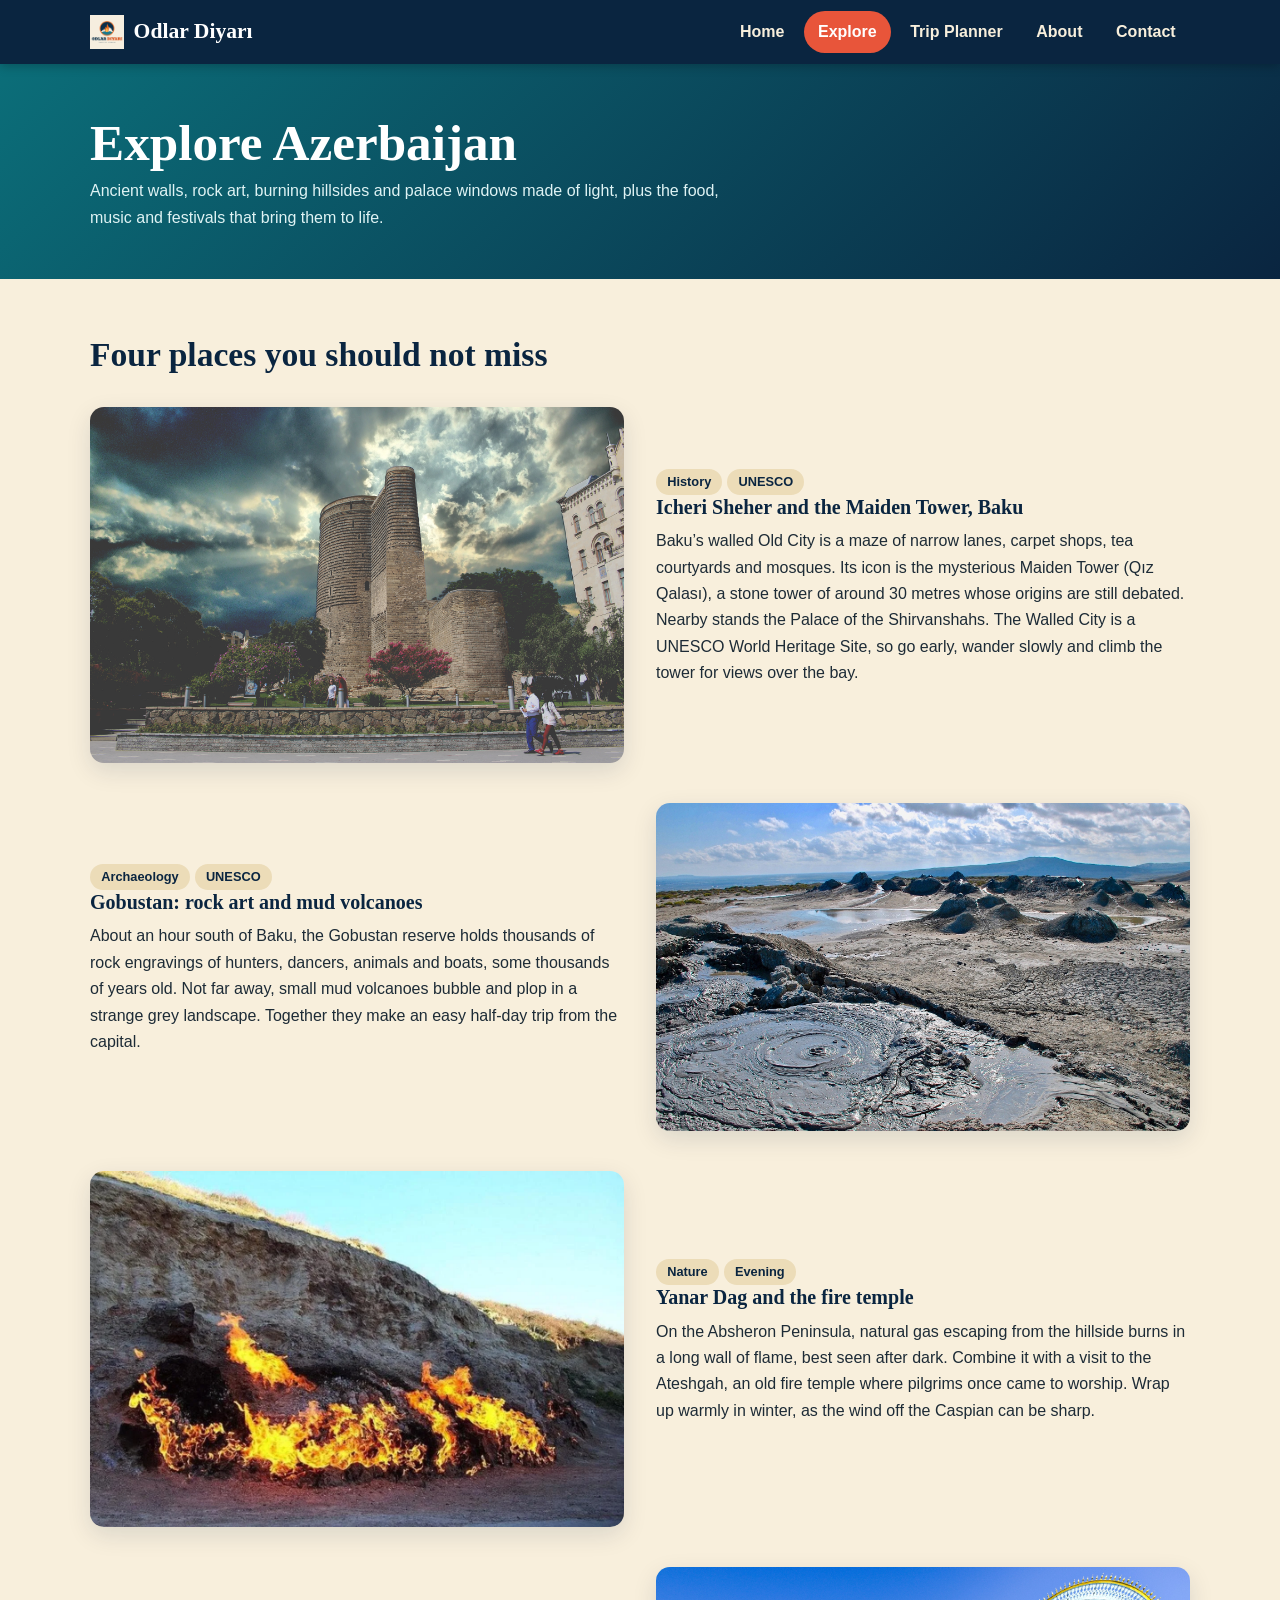
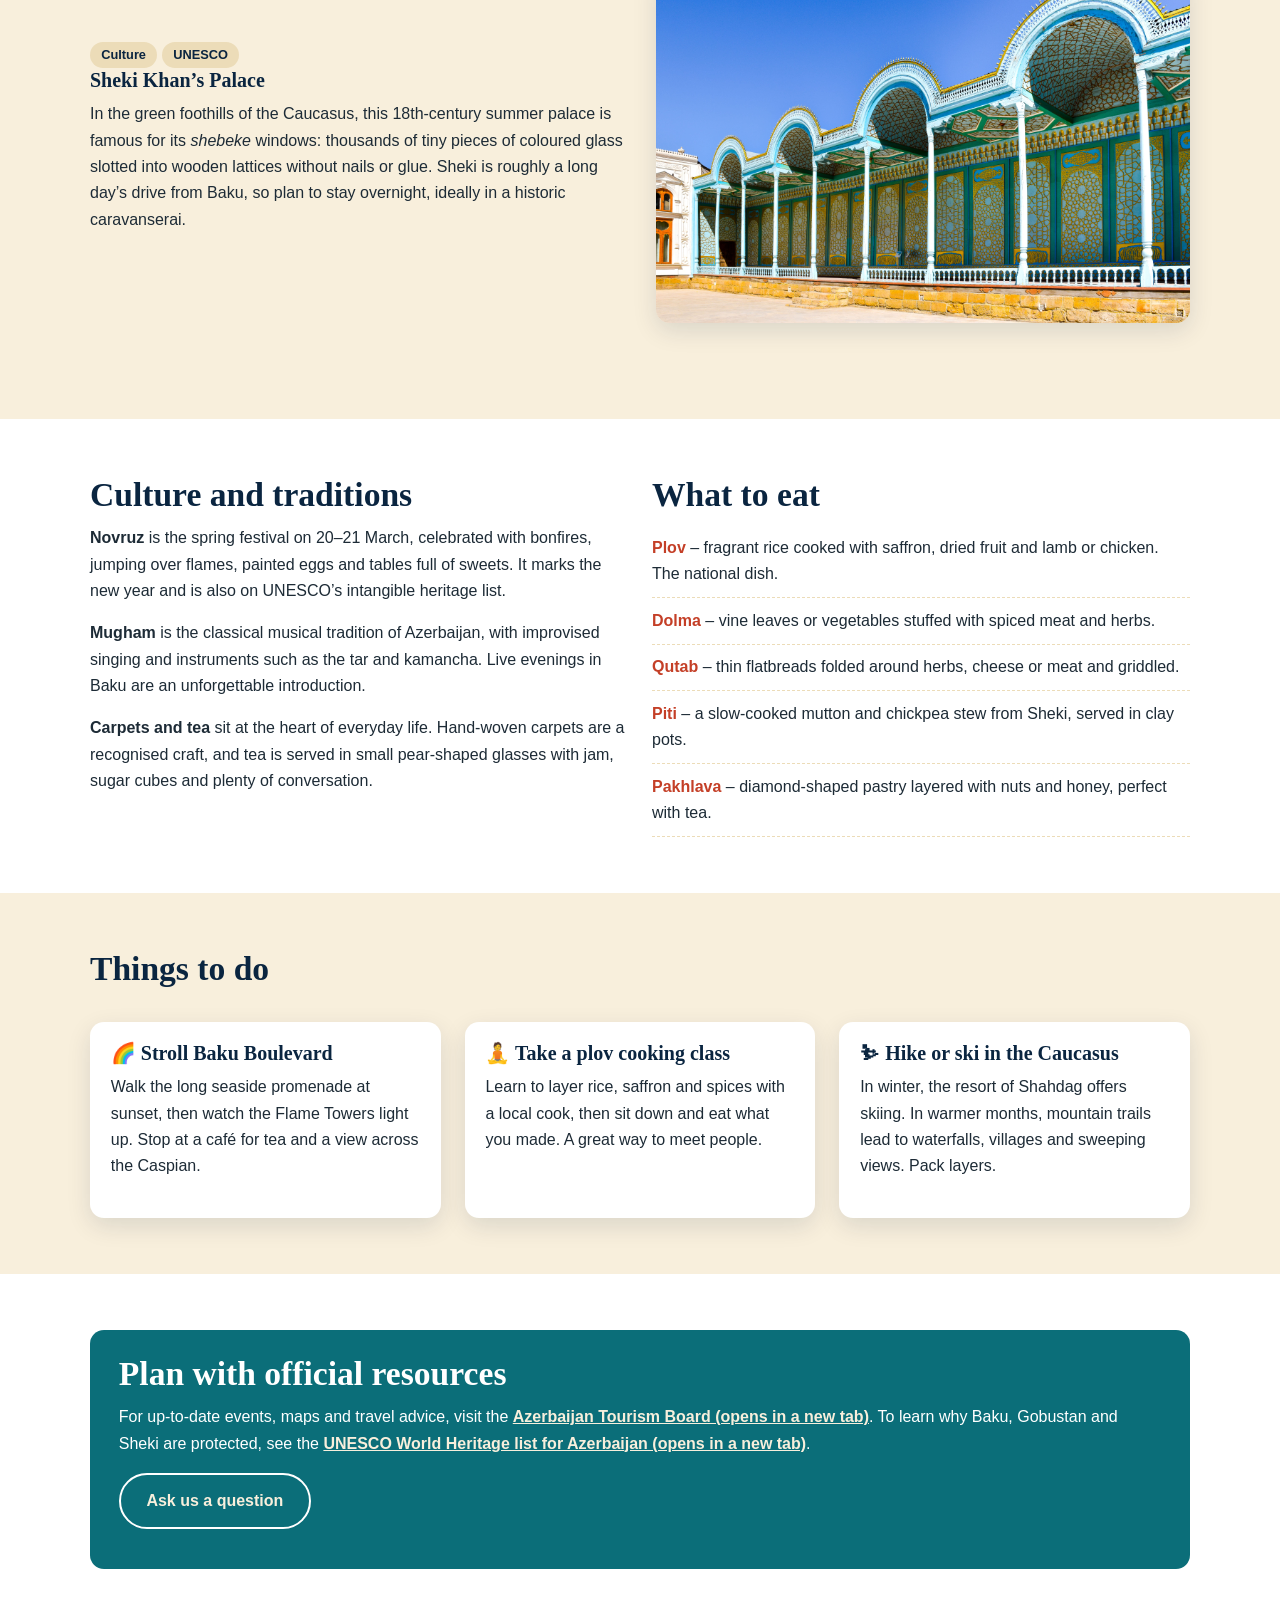
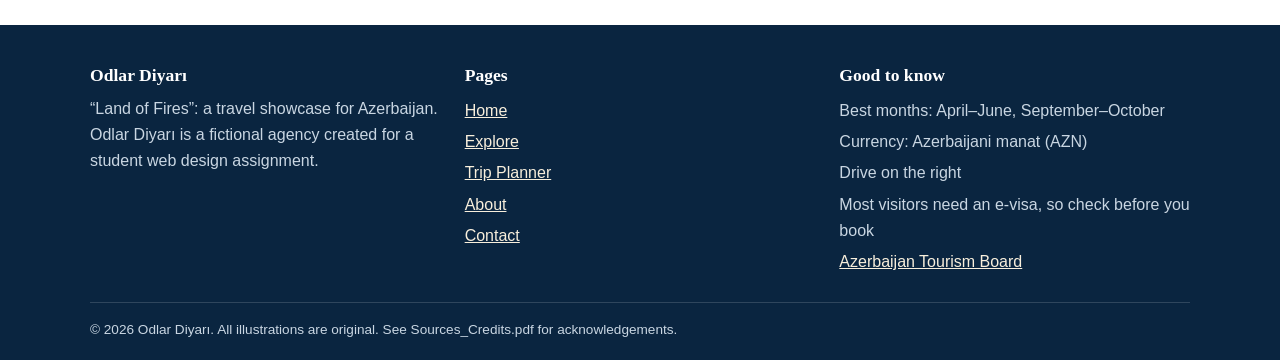
<file: explore.html>
<!DOCTYPE html>
<html lang="en">
<head>
  <meta charset="UTF-8">
  <meta name="viewport" content="width=device-width, initial-scale=1">
  <meta name="description" content="Attractions, culture, food and activities in Azerbaijan.">
  <title>Explore Azerbaijan | Odlar Diyarı</title>
  <link rel="icon" type="image/png" href="images/logo/odlar-diyari-favicon-512.png">
  <link rel="stylesheet" href="css/styles.css">
</head>
<body>
  <a class="skip-link" href="#main">Skip to main content</a>

  <header class="site-header">
    <nav class="container nav" aria-label="Main navigation">
      <a class="brand" href="index.html"><img src="images/logo/odlar-diyari-logo-stacked.png" alt="">Odlar Diyarı</a>
      <button class="nav__toggle" aria-expanded="false" aria-controls="menu" aria-label="Toggle menu">&#9776;</button>
      <ul class="nav__list" id="menu">
        <li><a href="index.html">Home</a></li>
        <li><a href="explore.html" aria-current="page">Explore</a></li>
        <li><a href="planner.html">Trip Planner</a></li>
        <li><a href="about.html">About</a></li>
        <li><a href="contact.html">Contact</a></li>
      </ul>
    </nav>
  </header>

  <main id="main">
    <section class="page-banner">
      <div class="container">
        <h1>Explore Azerbaijan</h1>
        <p>Ancient walls, rock art, burning hillsides and palace windows made of light, plus the food, music and festivals that bring them to life.</p>
      </div>
    </section>

    <section class="section" aria-labelledby="attractions">
      <div class="container">
        <h2 id="attractions">Four places you should not miss</h2>
        <div class="mt">
          <article class="attraction">
            <img class="attraction__img" src="images/explore/maiden_tower.jpg" alt="Illustration of the Maiden Tower above the stone walls and arched gate of Baku's Old City" loading="lazy">
            <div>
              <span class="tag">History</span><span class="tag">UNESCO</span>
              <h3>Icheri Sheher and the Maiden Tower, Baku</h3>
              <p>Baku&rsquo;s walled Old City is a maze of narrow lanes, carpet shops, tea courtyards and mosques. Its icon is the mysterious Maiden Tower (Qız Qalası), a stone tower of around 30 metres whose origins are still debated. Nearby stands the Palace of the Shirvanshahs. The Walled City is a UNESCO World Heritage Site, so go early, wander slowly and climb the tower for views over the bay.</p>
            </div>
          </article>

          <article class="attraction">
            <img class="attraction__img" src="images/explore/gobustan_mountain.jpg" alt="Illustration of boulders carved with ancient rock art and a mud volcano in the distance" loading="lazy">
            <div>
              <span class="tag">Archaeology</span><span class="tag">UNESCO</span>
              <h3>Gobustan: rock art and mud volcanoes</h3>
              <p>About an hour south of Baku, the Gobustan reserve holds thousands of rock engravings of hunters, dancers, animals and boats, some thousands of years old. Not far away, small mud volcanoes bubble and plop in a strange grey landscape. Together they make an easy half-day trip from the capital.</p>
            </div>
          </article>

          <article class="attraction">
            <img class="attraction__img" src="images/explore/yanar dag.webp" alt="Illustration of flames burning along a hillside at night with visitors watching from a low wall" loading="lazy">
            <div>
              <span class="tag">Nature</span><span class="tag">Evening</span>
              <h3>Yanar Dag and the fire temple</h3>
              <p>On the Absheron Peninsula, natural gas escaping from the hillside burns in a long wall of flame, best seen after dark. Combine it with a visit to the Ateshgah, an old fire temple where pilgrims once came to worship. Wrap up warmly in winter, as the wind off the Caspian can be sharp.</p>
            </div>
          </article>

          <article class="attraction">
            <img class="attraction__img" src="images/explore/sheki-khan-palace.jpg" alt="Illustration of Sheki Khan's Palace with colourful stained-glass lattice windows and mountains behind" loading="lazy">
            <div>
              <span class="tag">Culture</span><span class="tag">UNESCO</span>
              <h3>Sheki Khan&rsquo;s Palace</h3>
              <p>In the green foothills of the Caucasus, this 18th-century summer palace is famous for its <em>shebeke</em> windows: thousands of tiny pieces of coloured glass slotted into wooden lattices without nails or glue. Sheki is roughly a long day&rsquo;s drive from Baku, so plan to stay overnight, ideally in a historic caravanserai.</p>
            </div>
          </article>
        </div>
      </div>
    </section>

    <section class="section section--alt" aria-labelledby="culture">
      <div class="container grid grid--2">
        <div>
          <h2 id="culture">Culture and traditions</h2>
          <p><strong>Novruz</strong> is the spring festival on 20&ndash;21 March, celebrated with bonfires, jumping over flames, painted eggs and tables full of sweets. It marks the new year and is also on UNESCO&rsquo;s intangible heritage list.</p>
          <p><strong>Mugham</strong> is the classical musical tradition of Azerbaijan, with improvised singing and instruments such as the tar and kamancha. Live evenings in Baku are an unforgettable introduction.</p>
          <p><strong>Carpets and tea</strong> sit at the heart of everyday life. Hand-woven carpets are a recognised craft, and tea is served in small pear-shaped glasses with jam, sugar cubes and plenty of conversation.</p>
        </div>
        <div>
          <h2>What to eat</h2>
          <ul class="dish-list">
            <li><strong>Plov</strong> &ndash; fragrant rice cooked with saffron, dried fruit and lamb or chicken. The national dish.</li>
            <li><strong>Dolma</strong> &ndash; vine leaves or vegetables stuffed with spiced meat and herbs.</li>
            <li><strong>Qutab</strong> &ndash; thin flatbreads folded around herbs, cheese or meat and griddled.</li>
            <li><strong>Piti</strong> &ndash; a slow-cooked mutton and chickpea stew from Sheki, served in clay pots.</li>
            <li><strong>Pakhlava</strong> &ndash; diamond-shaped pastry layered with nuts and honey, perfect with tea.</li>
          </ul>
        </div>
      </div>
    </section>

    <section class="section" aria-labelledby="activities">
      <div class="container">
        <h2 id="activities">Things to do</h2>
        <div class="grid grid--3 mt">
          <article class="card"><div class="card__body">
            <h3>&#127752; Stroll Baku Boulevard</h3>
            <p>Walk the long seaside promenade at sunset, then watch the Flame Towers light up. Stop at a caf&eacute; for tea and a view across the Caspian.</p>
          </div></article>
          <article class="card"><div class="card__body">
            <h3>&#129496; Take a plov cooking class</h3>
            <p>Learn to layer rice, saffron and spices with a local cook, then sit down and eat what you made. A great way to meet people.</p>
          </div></article>
          <article class="card"><div class="card__body">
            <h3>&#9975; Hike or ski in the Caucasus</h3>
            <p>In winter, the resort of Shahdag offers skiing. In warmer months, mountain trails lead to waterfalls, villages and sweeping views. Pack layers.</p>
          </div></article>
        </div>
      </div>
    </section>

    <section class="section section--alt" aria-labelledby="resources">
      <div class="container">
        <div class="callout">
          <h2 id="resources" style="color:#fff">Plan with official resources</h2>
          <p>For up-to-date events, maps and travel advice, visit the <a href="https://tourismboard.az" target="_blank" rel="noopener noreferrer">Azerbaijan Tourism Board (opens in a new tab)</a>. To learn why Baku, Gobustan and Sheki are protected, see the <a href="https://whc.unesco.org/en/statesparties/az" target="_blank" rel="noopener noreferrer">UNESCO World Heritage list for Azerbaijan (opens in a new tab)</a>.</p>
          <p class="btn-row"><a class="btn btn--ghost" href="contact.html">Ask us a question</a></p>
        </div>
      </div>
    </section>
  </main>

  <footer class="site-footer">
    <div class="container grid grid--3">
      <div>
        <h2>Odlar Diyarı</h2>
        <p>&ldquo;Land of Fires&rdquo;: a travel showcase for Azerbaijan. Odlar Diyarı is a fictional agency created for a student web design assignment.</p>
      </div>
      <div>
        <h2>Pages</h2>
        <ul>
          <li><a href="index.html">Home</a></li>
          <li><a href="explore.html">Explore</a></li>
          <li><a href="planner.html">Trip Planner</a></li>
          <li><a href="about.html">About</a></li>
          <li><a href="contact.html">Contact</a></li>
        </ul>
      </div>
      <div>
        <h2>Good to know</h2>
        <ul>
          <li>Best months: April&ndash;June, September&ndash;October</li>
          <li>Currency: Azerbaijani manat (AZN)</li>
          <li>Drive on the right</li>
          <li>Most visitors need an e-visa, so check before you book</li>
          <li><a href="https://tourismboard.az" target="_blank" rel="noopener noreferrer">Azerbaijan Tourism Board</a></li>
        </ul>
      </div>
    </div>
    <div class="container footer__bottom">
      &copy; <span id="year">2026</span> Odlar Diyarı. All illustrations are original. See Sources_Credits.pdf for acknowledgements.
    </div>
  </footer>
  <script src="js/script.js"></script>
</body>
</html>
</file>
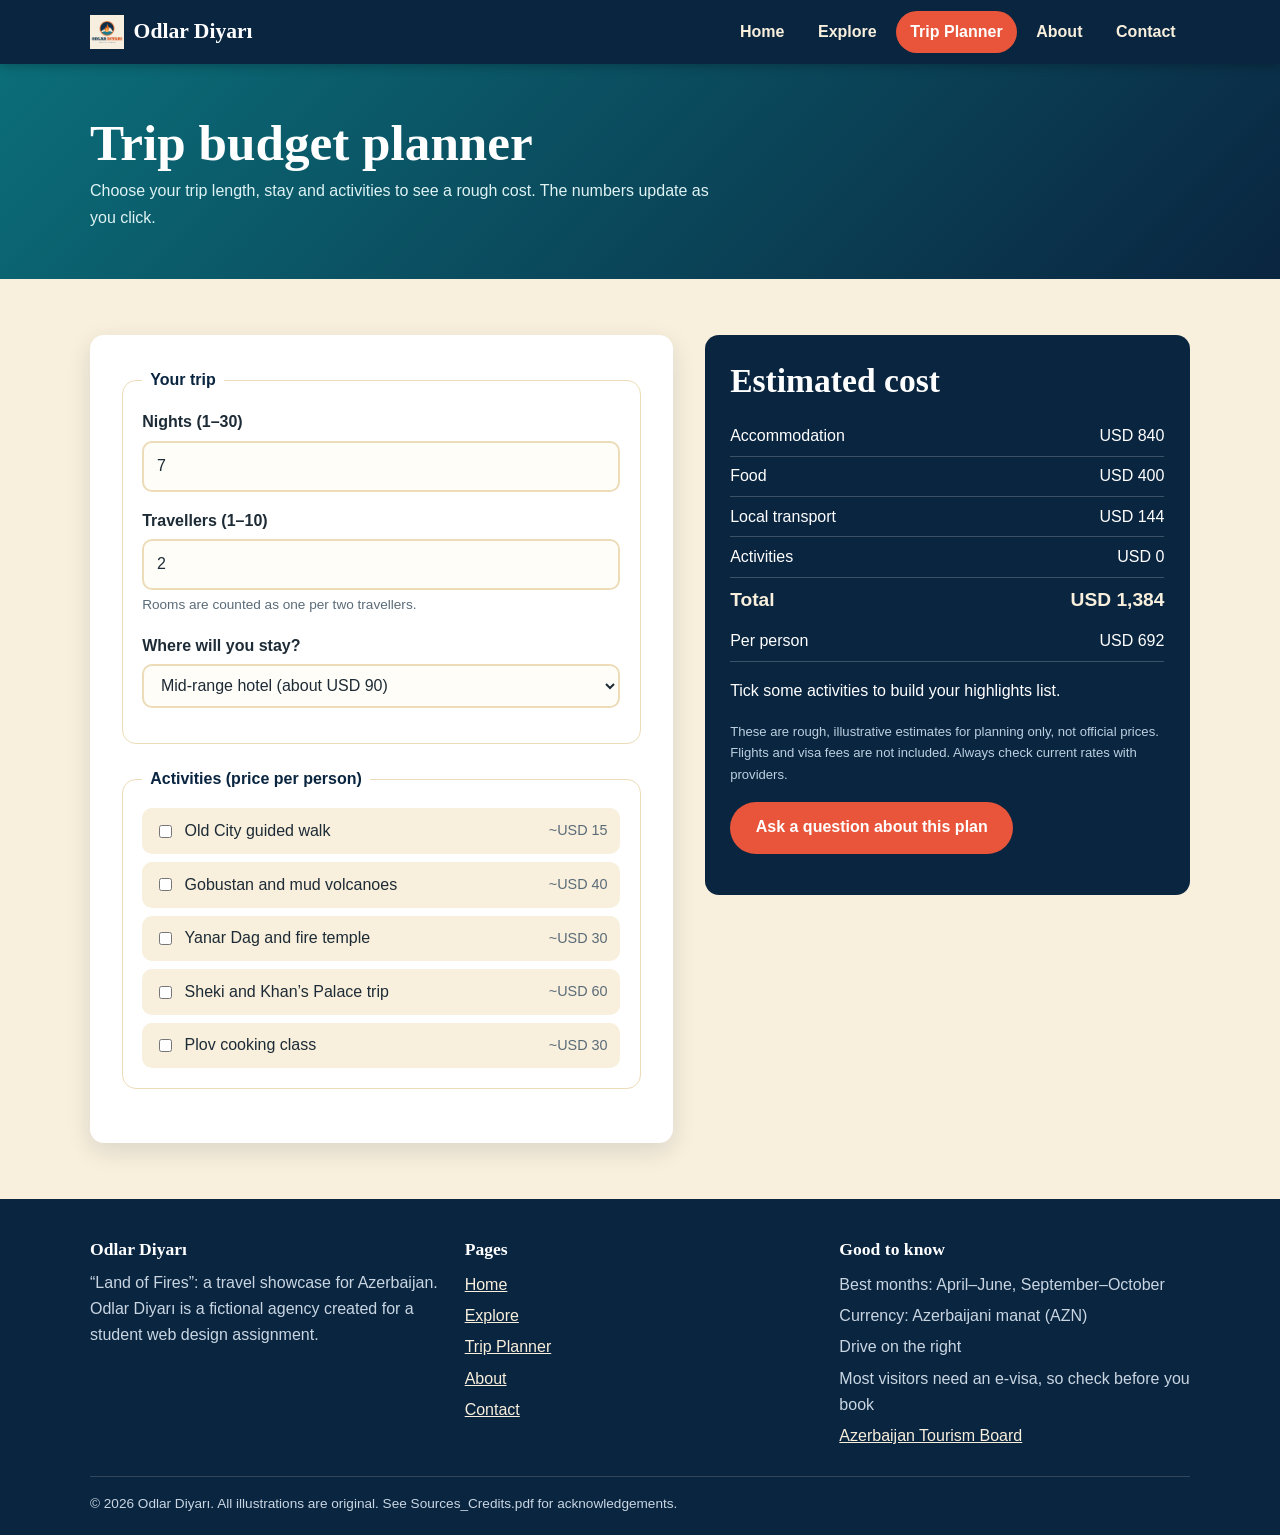
<file: planner.html>
<!DOCTYPE html>
<html lang="en">
<head>
  <meta charset="UTF-8">
  <meta name="viewport" content="width=device-width, initial-scale=1">
  <meta name="description" content="Estimate the cost of a trip to Azerbaijan with the Odlar Diyari budget planner.">
  <title>Trip Planner | Odlar Diyarı</title>
  <link rel="icon" type="image/svg+xml" href="images/logo/odlar-diyari-logo-reversed-transparent.png">
  <link rel="stylesheet" href="css/styles.css">
</head>
<body>
  <a class="skip-link" href="#main">Skip to main content</a>

  <header class="site-header">
    <nav class="container nav" aria-label="Main navigation">
      <a class="brand" href="index.html"><img src="images/logo/odlar-diyari-logo-stacked.png" alt="">Odlar Diyarı</a>
      <button class="nav__toggle" aria-expanded="false" aria-controls="menu" aria-label="Toggle menu">&#9776;</button>
      <ul class="nav__list" id="menu">
        <li><a href="index.html">Home</a></li>
        <li><a href="explore.html">Explore</a></li>
        <li><a href="planner.html" aria-current="page">Trip Planner</a></li>
        <li><a href="about.html">About</a></li>
        <li><a href="contact.html">Contact</a></li>
      </ul>
    </nav>
  </header>

  <main id="main">
    <section class="page-banner">
      <div class="container">
        <h1>Trip budget planner</h1>
        <p>Choose your trip length, stay and activities to see a rough cost. The numbers update as you click.</p>
      </div>
    </section>

    <section class="section">
      <div class="container planner">
        <form id="planner-form" class="form-card" onsubmit="return false">
          <fieldset>
            <legend>Your trip</legend>
            <div class="field">
              <label for="nights">Nights (1&ndash;30)</label>
              <input type="number" id="nights" name="nights" min="1" max="30" value="7">
            </div>
            <div class="field">
              <label for="people">Travellers (1&ndash;10)</label>
              <input type="number" id="people" name="people" min="1" max="10" value="2">
              <p class="hint">Rooms are counted as one per two travellers.</p>
            </div>
            <div class="field">
              <label for="tier">Where will you stay?</label>
              <select id="tier" name="tier">
                <option value="budget">Guesthouse or hostel (about USD 35 per room per night)</option>
                <option value="mid" selected>Mid-range hotel (about USD 90)</option>
                <option value="luxury">Luxury hotel (about USD 250)</option>
              </select>
            </div>
          </fieldset>

          <fieldset>
            <legend>Activities (price per person)</legend>
            <div class="check-grid">
              <label><input type="checkbox" name="activity" value="15" data-label="Guided walk in Baku Old City"> Old City guided walk <span class="price">~USD 15</span></label>
              <label><input type="checkbox" name="activity" value="40" data-label="Gobustan and mud volcano tour"> Gobustan and mud volcanoes <span class="price">~USD 40</span></label>
              <label><input type="checkbox" name="activity" value="30" data-label="Yanar Dag and fire temple evening"> Yanar Dag and fire temple <span class="price">~USD 30</span></label>
              <label><input type="checkbox" name="activity" value="60" data-label="Sheki day trip with Khan's Palace"> Sheki and Khan&rsquo;s Palace trip <span class="price">~USD 60</span></label>
              <label><input type="checkbox" name="activity" value="30" data-label="Plov cooking class"> Plov cooking class <span class="price">~USD 30</span></label>
            </div>
          </fieldset>
        </form>

        <aside class="result" aria-live="polite" aria-labelledby="est">
          <h2 id="est">Estimated cost</h2>
          <table>
            <tr><td>Accommodation</td><td id="out-stay">-</td></tr>
            <tr><td>Food</td><td id="out-food">-</td></tr>
            <tr><td>Local transport</td><td id="out-transport">-</td></tr>
            <tr><td>Activities</td><td id="out-activities">-</td></tr>
            <tr class="total"><td>Total</td><td id="out-total">-</td></tr>
            <tr><td>Per person</td><td id="out-pp">-</td></tr>
          </table>
          <p id="out-plan"></p>
          <p class="note">These are rough, illustrative estimates for planning only, not official prices. Flights and visa fees are not included. Always check current rates with providers.</p>
          <p><a class="btn" href="contact.html">Ask a question about this plan</a></p>
        </aside>
      </div>
    </section>
  </main>

  <footer class="site-footer">
    <div class="container grid grid--3">
      <div>
        <h2>Odlar Diyarı</h2>
        <p>&ldquo;Land of Fires&rdquo;: a travel showcase for Azerbaijan. Odlar Diyarı is a fictional agency created for a student web design assignment.</p>
      </div>
      <div>
        <h2>Pages</h2>
        <ul>
          <li><a href="index.html">Home</a></li>
          <li><a href="explore.html">Explore</a></li>
          <li><a href="planner.html">Trip Planner</a></li>
          <li><a href="about.html">About</a></li>
          <li><a href="contact.html">Contact</a></li>
        </ul>
      </div>
      <div>
        <h2>Good to know</h2>
        <ul>
          <li>Best months: April&ndash;June, September&ndash;October</li>
          <li>Currency: Azerbaijani manat (AZN)</li>
          <li>Drive on the right</li>
          <li>Most visitors need an e-visa, so check before you book</li>
          <li><a href="https://tourismboard.az" target="_blank" rel="noopener noreferrer">Azerbaijan Tourism Board</a></li>
        </ul>
      </div>
    </div>
    <div class="container footer__bottom">
      &copy; <span id="year">2026</span> Odlar Diyarı. All illustrations are original. See Sources_Credits.pdf for acknowledgements.
    </div>
  </footer>
  <script src="js/script.js"></script>
</body>
</html>
</file>
<file: css/styles.css>
/* 1. Design tokens ---------------------------------------- */
:root {
  --lagoon: #0b6e79;
  --lagoon-dark: #08505a;
  --navy: #0a2540;
  --coral: #e8553a;
  --coral-dark: #c43f27;
  --sand: #f8efdc;
  --sand-dark: #ecdcb8;
  --leaf: #2f7d4f;
  --ink: #1d2b36;
  --muted: #5a6b78;
  --white: #ffffff;
  --radius: 14px;
  --shadow: 0 8px 24px rgba(10, 37, 64, 0.12);
  --max: 1100px;
  --font-body: "Segoe UI", Roboto, "Helvetica Neue", Arial, sans-serif;
  --font-head: Georgia, "Times New Roman", serif;
}

/* 2. Base -------------------------------------------------- */
*, *::before, *::after { box-sizing: border-box; }
html { scroll-behavior: smooth; }
body {
  margin: 0;
  font-family: var(--font-body);
  color: var(--ink);
  background: var(--sand);
  line-height: 1.65;
}
img { max-width: 100%; height: auto; display: block; }
h1, h2, h3 { font-family: var(--font-head); line-height: 1.2; color: var(--navy); margin: 0 0 .6rem; }
h1 { font-size: clamp(2rem, 5vw, 3.2rem); }
h2 { font-size: clamp(1.5rem, 3vw, 2.1rem); }
h3 { font-size: 1.25rem; }
p { margin: 0 0 1rem; }
a { color: var(--lagoon); }
a:hover { color: var(--coral-dark); }
:focus-visible { outline: 3px solid var(--coral); outline-offset: 3px; }

.skip-link {
  position: absolute; left: -999px; top: 0;
  background: var(--navy); color: var(--white); padding: .6rem 1rem; z-index: 200;
}
.skip-link:focus { left: 0; }

/* 3. Layout ------------------------------------------------ */
.container { width: min(100% - 2rem, var(--max)); margin-inline: auto; }
.section { padding: 3.5rem 0; }
.section--alt { background: var(--white); }
.section__intro { max-width: 640px; color: var(--muted); }
.grid { display: grid; gap: 1.5rem; }
.grid--3 { grid-template-columns: repeat(auto-fit, minmax(250px, 1fr)); }
.grid--2 { grid-template-columns: repeat(auto-fit, minmax(300px, 1fr)); }

/* 4. Header / navigation ---------------------------------- */
.site-header {
  background: var(--navy);
  position: sticky; top: 0; z-index: 100;
  box-shadow: 0 2px 10px rgba(0,0,0,.25);
}
.nav { display: flex; align-items: center; justify-content: space-between; min-height: 64px; }
.brand {
  display: flex; align-items: center; gap: .6rem;
  color: var(--white); text-decoration: none;
  font-family: var(--font-head); font-size: 1.35rem; font-weight: bold;
}
.brand img { width: 34px; height: 34px; }
.brand:hover { color: var(--sand); }
.nav__toggle {
  display: none; background: none; border: 2px solid var(--sand);
  color: var(--sand); font-size: 1.3rem; border-radius: 8px; padding: .2rem .6rem; cursor: pointer;
}
.nav__list { list-style: none; display: flex; gap: .3rem; margin: 0; padding: 0; }
.nav__list a {
  display: block; padding: .5rem .9rem; border-radius: 999px;
  color: var(--sand); text-decoration: none; font-weight: 600;
}
.nav__list a:hover { background: rgba(255,255,255,.12); color: var(--white); }
.nav__list a[aria-current="page"] { background: var(--coral); color: var(--white); }

/* 5. Hero -------------------------------------------------- */
.hero { position: relative; color: var(--white); background: var(--lagoon-dark); overflow: hidden; }
.hero__img { width: 100%; height: 520px; object-fit: cover; }
.hero__overlay {
  position: absolute; inset: 0;
  background: linear-gradient(180deg, rgba(10,37,64,.15) 0%, rgba(10,37,64,.72) 100%);
  display: flex; align-items: flex-end;
}
.hero__text { padding-bottom: 2.5rem; max-width: 720px; }
.hero__text h1 { color: var(--white); text-shadow: 0 2px 10px rgba(0,0,0,.4); }
.hero__text p { font-size: 1.15rem; text-shadow: 0 1px 6px rgba(0,0,0,.5); }
.eyebrow { text-transform: uppercase; letter-spacing: .15em; font-size: .8rem; font-weight: 700; color: var(--sand-dark); }
.page-banner { background: linear-gradient(135deg, var(--lagoon), var(--navy)); color: var(--white); padding: 3rem 0; }
.page-banner h1 { color: var(--white); margin-bottom: .3rem; }
.page-banner p { margin: 0; max-width: 640px; color: #dff3f4; }

.btn {
  display: inline-block; background: var(--coral); color: var(--white);
  border: 0; border-radius: 999px; padding: .8rem 1.6rem;
  font: inherit; font-weight: 700; text-decoration: none; cursor: pointer;
  transition: transform .15s ease, background .15s ease;
}
.btn:hover { background: var(--coral-dark); color: var(--white); transform: translateY(-2px); }
.btn--ghost { background: transparent; border: 2px solid var(--white); }
.btn--ghost:hover { background: var(--white); color: var(--navy); }
.btn-row { display: flex; gap: .8rem; flex-wrap: wrap; margin-top: 1rem; }

/* 6. Cards ------------------------------------------------- */
.card {
  background: var(--white); border-radius: var(--radius);
  box-shadow: var(--shadow); overflow: hidden; display: flex; flex-direction: column;
}
.card__body { padding: 1.2rem 1.3rem 1.4rem; }
.card--reason { padding: 1.5rem; border-top: 5px solid var(--coral); }
.card--reason .icon { font-size: 2rem; display: block; margin-bottom: .4rem; }
.facts { display: grid; grid-template-columns: repeat(auto-fit, minmax(150px, 1fr)); gap: 1rem; margin-top: 1.5rem; }
.fact { background: var(--sand); border-radius: var(--radius); padding: 1rem; text-align: center; }
.fact strong { display: block; font-family: var(--font-head); font-size: 1.6rem; color: var(--lagoon); }

/* 7. Explore ----------------------------------------------- */
.attraction { display: grid; grid-template-columns: 1fr 1fr; gap: 2rem; align-items: center; margin-bottom: 2.5rem; }
.attraction:nth-child(even) .attraction__img { order: 2; }
.attraction__img { border-radius: var(--radius); box-shadow: var(--shadow); width: 100%; }
.tag { display: inline-block; background: var(--sand-dark); color: var(--navy); border-radius: 999px; padding: .15rem .7rem; font-size: .8rem; font-weight: 700; margin-right: .3rem; }
.dish-list { list-style: none; padding: 0; margin: 0; }
.dish-list li { padding: .6rem 0; border-bottom: 1px dashed var(--sand-dark); }
.dish-list strong { color: var(--coral-dark); }
.callout { background: var(--lagoon); color: var(--white); border-radius: var(--radius); padding: 1.5rem 1.8rem; }
.callout a { color: var(--sand); font-weight: 700; }

/* 8. About ------------------------------------------------- */
.profile { display: grid; grid-template-columns: 220px 1fr; gap: 2rem; align-items: center; }
.profile__pic { width: 220px; height: 220px; border-radius: 50%; border: 6px solid var(--white); box-shadow: var(--shadow); object-fit: cover; }
.skill-list { list-style: none; padding: 0; margin: 0; display: flex; flex-wrap: wrap; gap: .5rem; }
.skill-list li { background: var(--navy); color: var(--sand); border-radius: 999px; padding: .3rem .9rem; font-size: .9rem; }
.skill-list--soft li { background: var(--coral); color: var(--white); }
.contact-list { list-style: none; padding: 0; margin: 0; }
.contact-list li { padding: .4rem 0; }

/* 9. Forms ------------------------------------------------- */
.form-card { background: var(--white); border-radius: var(--radius); box-shadow: var(--shadow); padding: 2rem; }
fieldset { border: 1px solid var(--sand-dark); border-radius: var(--radius); margin: 0 0 1.4rem; padding: 1rem 1.2rem 1.2rem; }
legend { font-weight: 700; color: var(--navy); padding: 0 .5rem; }
.field { margin-bottom: 1rem; }
.field label, .field .label { display: block; font-weight: 600; margin-bottom: .3rem; }
.req { color: var(--coral-dark); }
input[type="text"], input[type="email"], input[type="tel"], input[type="date"],
input[type="number"], select, textarea {
  width: 100%; font: inherit; padding: .65rem .8rem;
  border: 2px solid var(--sand-dark); border-radius: 10px; background: #fffdf8; color: var(--ink);
}
input:focus, select:focus, textarea:focus { border-color: var(--lagoon); outline: none; box-shadow: 0 0 0 3px rgba(11,110,121,.2); }
input:user-invalid, textarea:user-invalid, select:user-invalid { border-color: var(--coral); }
textarea { min-height: 130px; resize: vertical; }
.inline-options { display: flex; flex-wrap: wrap; gap: .4rem 1.4rem; }
.inline-options label { font-weight: 400; display: flex; align-items: center; gap: .4rem; margin: 0; }
input[type="range"] { width: 100%; accent-color: var(--coral); }
.hint { font-size: .85rem; color: var(--muted); margin: .25rem 0 0; }
.confirmation { display: none; border: 3px solid var(--leaf); background: #eaf6ee; border-radius: var(--radius); padding: 1.5rem 1.8rem; margin-bottom: 1.5rem; }
.confirmation.is-visible { display: block; animation: pop .35s ease; }
.confirmation h2 { color: var(--leaf); }
.confirmation ol { padding-left: 1.2rem; }
@keyframes pop { from { opacity: 0; transform: translateY(-8px); } to { opacity: 1; transform: none; } }

/* 10. Planner ---------------------------------------------- */
.planner { display: grid; grid-template-columns: 1.2fr 1fr; gap: 2rem; align-items: start; }
.result { background: var(--navy); color: var(--white); border-radius: var(--radius); padding: 1.6rem; position: sticky; top: 84px; }
.result h2 { color: var(--white); }
.result table { width: 100%; border-collapse: collapse; margin: 1rem 0; }
.result td { padding: .4rem 0; border-bottom: 1px solid rgba(255,255,255,.2); }
.result td:last-child { text-align: right; }
.result .total td { font-weight: 700; font-size: 1.2rem; border-bottom: 0; color: var(--sand); }
.result .note { font-size: .82rem; color: #bcd0e0; }
.check-grid { display: grid; gap: .5rem; }
.check-grid label { display: flex; gap: .6rem; align-items: center; background: var(--sand); border-radius: 10px; padding: .6rem .8rem; font-weight: 400; margin: 0; }
.check-grid .price { margin-left: auto; color: var(--muted); font-size: .9rem; white-space: nowrap; }

/* 11. Footer ----------------------------------------------- */
.site-footer { background: var(--navy); color: #c9d6e2; padding: 2.5rem 0 1.2rem; margin-top: 0; }
.site-footer h2 { color: var(--white); font-size: 1.1rem; }
.site-footer a { color: var(--sand); }
.site-footer ul { list-style: none; margin: 0; padding: 0; }
.site-footer li { padding: .15rem 0; }
.footer__bottom { border-top: 1px solid rgba(255,255,255,.15); margin-top: 1.5rem; padding-top: 1rem; font-size: .85rem; }

/* 12. Utilities -------------------------------------------- */
.center { text-align: center; }
.mt { margin-top: 2rem; }
.visually-hidden { position: absolute; width: 1px; height: 1px; overflow: hidden; clip: rect(0 0 0 0); white-space: nowrap; }

/* 13. Responsive ------------------------------------------- */
@media (max-width: 800px) {
  .nav__toggle { display: block; }
  .nav__list {
    display: none; position: absolute; top: 64px; left: 0; right: 0;
    flex-direction: column; background: var(--navy); padding: .6rem 1rem 1rem; gap: .2rem;
  }
  .nav__list.is-open { display: flex; }
  .hero__img { height: 420px; }
  .attraction, .profile, .planner { grid-template-columns: 1fr; }
  .attraction:nth-child(even) .attraction__img { order: 0; }
  .profile__pic { margin-inline: auto; }
  .result { position: static; }
}
@media (prefers-reduced-motion: reduce) {
  * { animation: none !important; transition: none !important; scroll-behavior: auto !important; }
}
@media print {
  .site-header, .site-footer, .btn { display: none; }
  body { background: #fff; }
}
/* 14. History timeline (home page) ----------------------- */

.era-nav {
  display: flex;
  flex-wrap: wrap;
  gap: 0.5rem;
  margin: 1.2rem 0 2rem;
}

.era-nav a {
  background: var(--sand);
  color: var(--navy);
  text-decoration: none;
  border: 2px solid var(--sand-dark);
  border-radius: 999px;
  padding: 0.3rem 0.9rem;
  font-size: 0.9rem;
  font-weight: 600;
}

.era-nav a:hover {
  background: var(--navy);
  color: var(--white);
  border-color: var(--navy);
}

.timeline {
  position: relative;
  margin: 0 0 2rem;
  padding-left: 1.8rem;
  border-left: 3px solid var(--sand-dark);
}

.era {
  margin-bottom: 2.6rem;
  scroll-margin-top: 84px;
}

.era h3 {
  font-size: 1.45rem;
  margin-bottom: 1rem;
}

.era__dates {
  display: inline-block;
  margin-left: 0.5rem;
  vertical-align: middle;
  background: var(--navy);
  color: var(--sand);
  border-radius: 999px;
  padding: 0.1rem 0.7rem;
  font-family: var(--font-body);
  font-size: 0.78rem;
  font-weight: 600;
}

.event {
  position: relative;
  background: var(--sand);
  border-radius: var(--radius);
  padding: 1rem 1.2rem 0.4rem;
  margin-bottom: 1rem;
}

.event::before {
  content: "";
  position: absolute;
  left: calc(-1.8rem - 9px);
  top: 1.2rem;
  width: 15px;
  height: 15px;
  border-radius: 50%;
  background: var(--coral);
  border: 3px solid var(--white);
}

.event__year {
  font-family: var(--font-head);
  font-weight: bold;
  font-size: 1.05rem;
  color: var(--lagoon);
  margin-bottom: 0.2rem;
}

/* Phones and small screens */
@media (max-width: 800px) {
  .timeline {
    padding-left: 1.2rem;
  }

  .event::before {
    left: calc(-1.2rem - 9px);
  }

  .era__dates {
    display: block;
    margin: 0.4rem 0 0;
    width: fit-content;
  }
}/* 16. History picture cards: text pops up when you hover the picture */

.timeline {
  padding-left: 0;
  border-left: none;
}

.era__grid {
  display: grid;
  grid-template-columns: repeat(auto-fill, minmax(290px, 1fr));
  gap: 1.2rem;
}

.event {
  position: relative;
  overflow: hidden;
  min-height: 330px;
  margin-bottom: 0;
  padding: 0;
  background: var(--navy);
  border-radius: var(--radius);
  box-shadow: var(--shadow);
  cursor: pointer;
  transition: transform 0.35s ease, box-shadow 0.35s ease;
}

.event::before {
  display: none;
}

.event:hover,
.event:focus {
  transform: translateY(-8px);
  box-shadow: 0 18px 36px rgba(10, 37, 64, 0.28);
}

.event:focus-visible {
  outline: 3px solid var(--coral);
  outline-offset: 3px;
}

/* The picture fills the whole card */
.event__photo {
  position: absolute;
  inset: 0;
  width: 100%;
  height: 100%;
  margin: 0;
  border: 0;
  border-radius: 0;
  box-shadow: none;
  aspect-ratio: auto;
  object-fit: cover;
  transition: transform 0.6s ease;
}

.event:hover .event__photo,
.event:focus .event__photo {
  transform: scale(1.1);
}

/* Year label: sits on the picture, moves to the top when text appears */
.event__year {
  position: absolute;
  top: calc(100% - 3.4rem);
  left: 0;
  right: 0;
  z-index: 2;
  display: flex;
  align-items: center;
  height: 3.4rem;
  margin: 0;
  padding: 0 1rem;
  color: var(--white);
  font-size: 1.1rem;
  background: linear-gradient(to top, rgba(10, 37, 64, 0.9), rgba(10, 37, 64, 0));
  transition: top 0.4s ease, background 0.4s ease;
}

.event__year::after {
  content: "Hover to read";
  margin-left: auto;
  font-family: var(--font-body);
  font-size: 0.72rem;
  font-weight: 600;
  letter-spacing: 0.06em;
  text-transform: uppercase;
  opacity: 0.85;
  transition: opacity 0.3s ease;
}

.event:hover .event__year,
.event:focus .event__year {
  top: 0;
  color: var(--sand-dark);
  background: transparent;
}

.event:hover .event__year::after,
.event:focus .event__year::after {
  opacity: 0;
}

/* The story text: hidden at first, pops up over the picture */
.event p:not(.event__year) {
  position: absolute;
  inset: 0;
  z-index: 1;
  margin: 0;
  padding: 3.6rem 1.2rem 1.2rem;
  overflow-y: auto;
  color: var(--white);
  font-size: 0.9rem;
  line-height: 1.55;
  background: rgba(10, 37, 64, 0.93);
  opacity: 0;
  transform: translateY(24px);
  transition: opacity 0.4s ease, transform 0.4s ease;
}

.event:hover p:not(.event__year),
.event:focus p:not(.event__year) {
  opacity: 1;
  transform: translateY(0);
}

/* Phones and touch screens: picture on top, text underneath, always visible */
@media (max-width: 800px), (hover: none) {
  .event {
    display: flex;
    flex-direction: column;
    min-height: 0;
    background: var(--sand);
    cursor: default;
  }

  .event:hover,
  .event:focus {
    transform: none;
    box-shadow: var(--shadow);
  }

  .event__photo {
    position: static;
    order: -1;
    height: 190px;
  }

  .event:hover .event__photo,
  .event:focus .event__photo {
    transform: none;
  }

  .event__year,
  .event:hover .event__year,
  .event:focus .event__year {
    position: static;
    display: block;
    height: auto;
    padding: 0.8rem 1.2rem 0;
    color: var(--lagoon);
    background: none;
  }

  .event__year::after {
    display: none;
  }

  .event p:not(.event__year) {
    position: static;
    padding: 0.2rem 1.2rem 1.2rem;
    overflow: visible;
    color: var(--ink);
    font-size: 1rem;
    background: none;
    opacity: 1;
    transform: none;
  }
}
</file>
